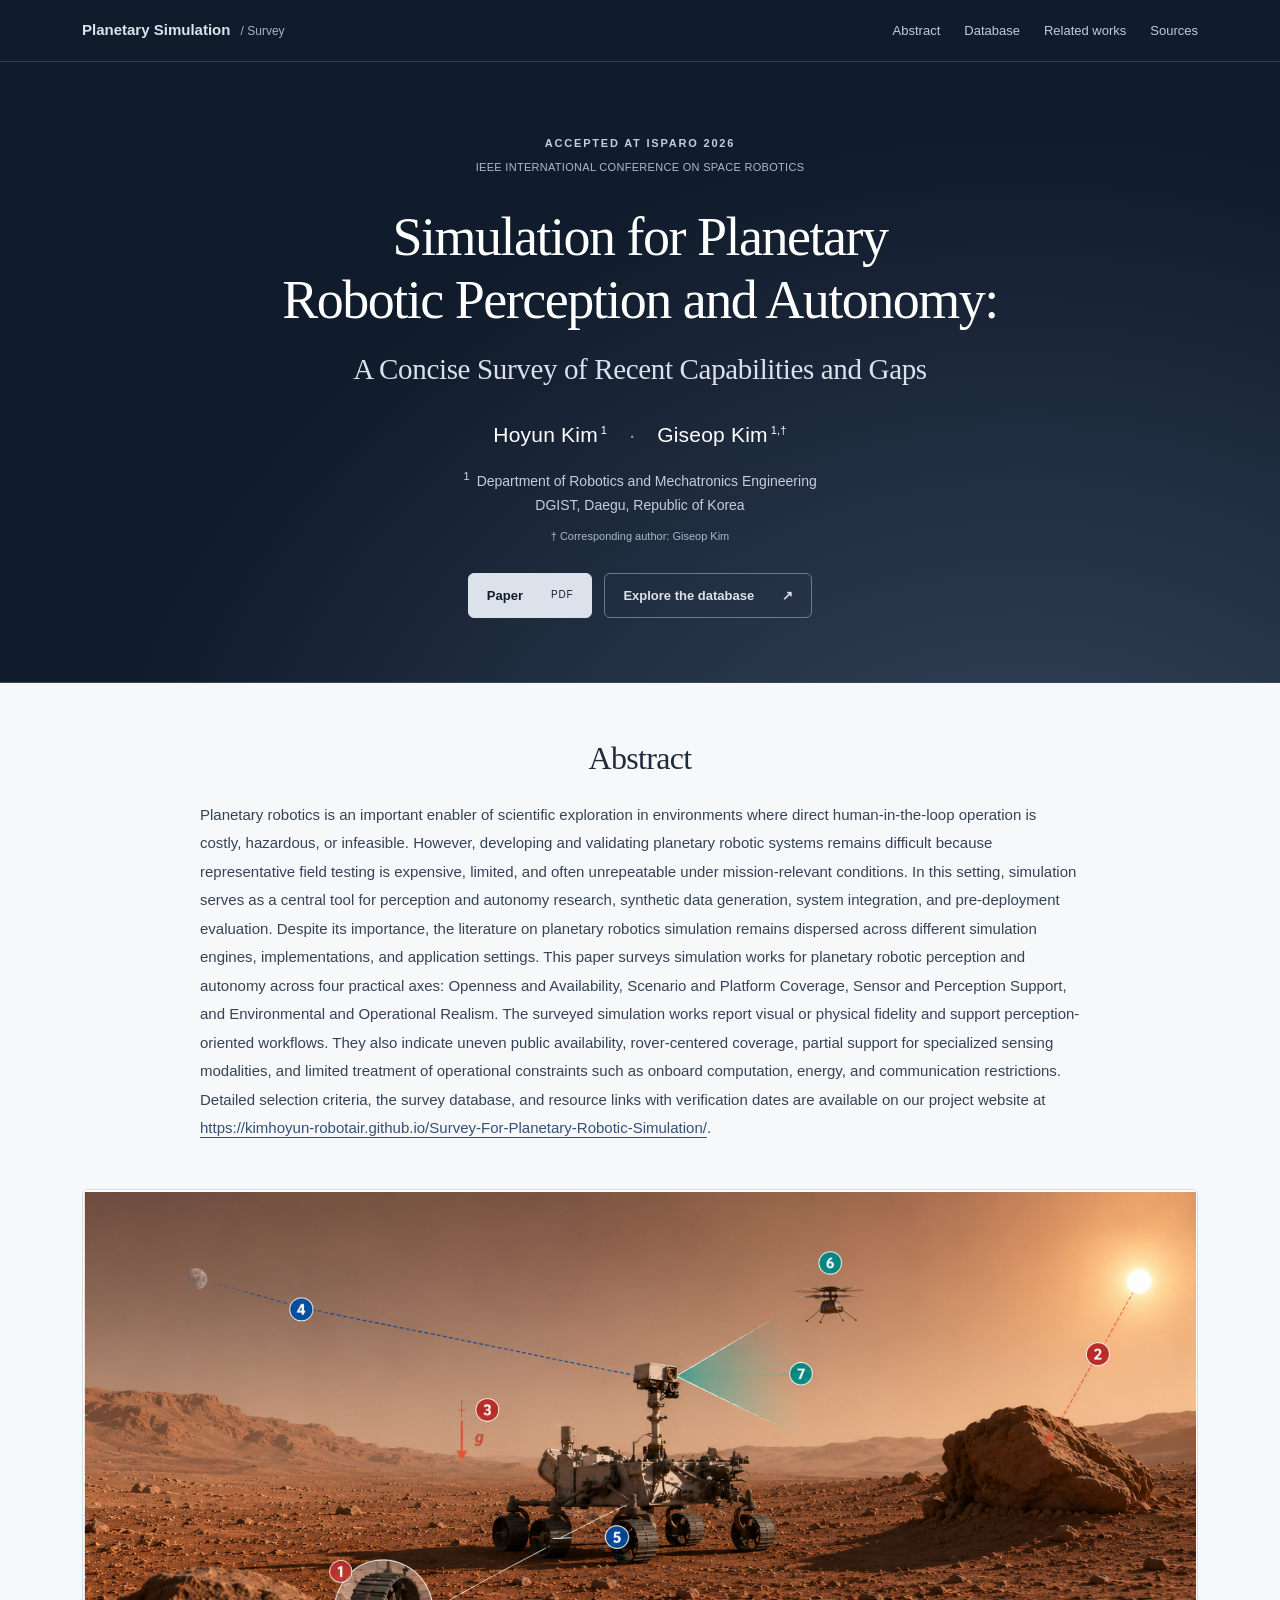
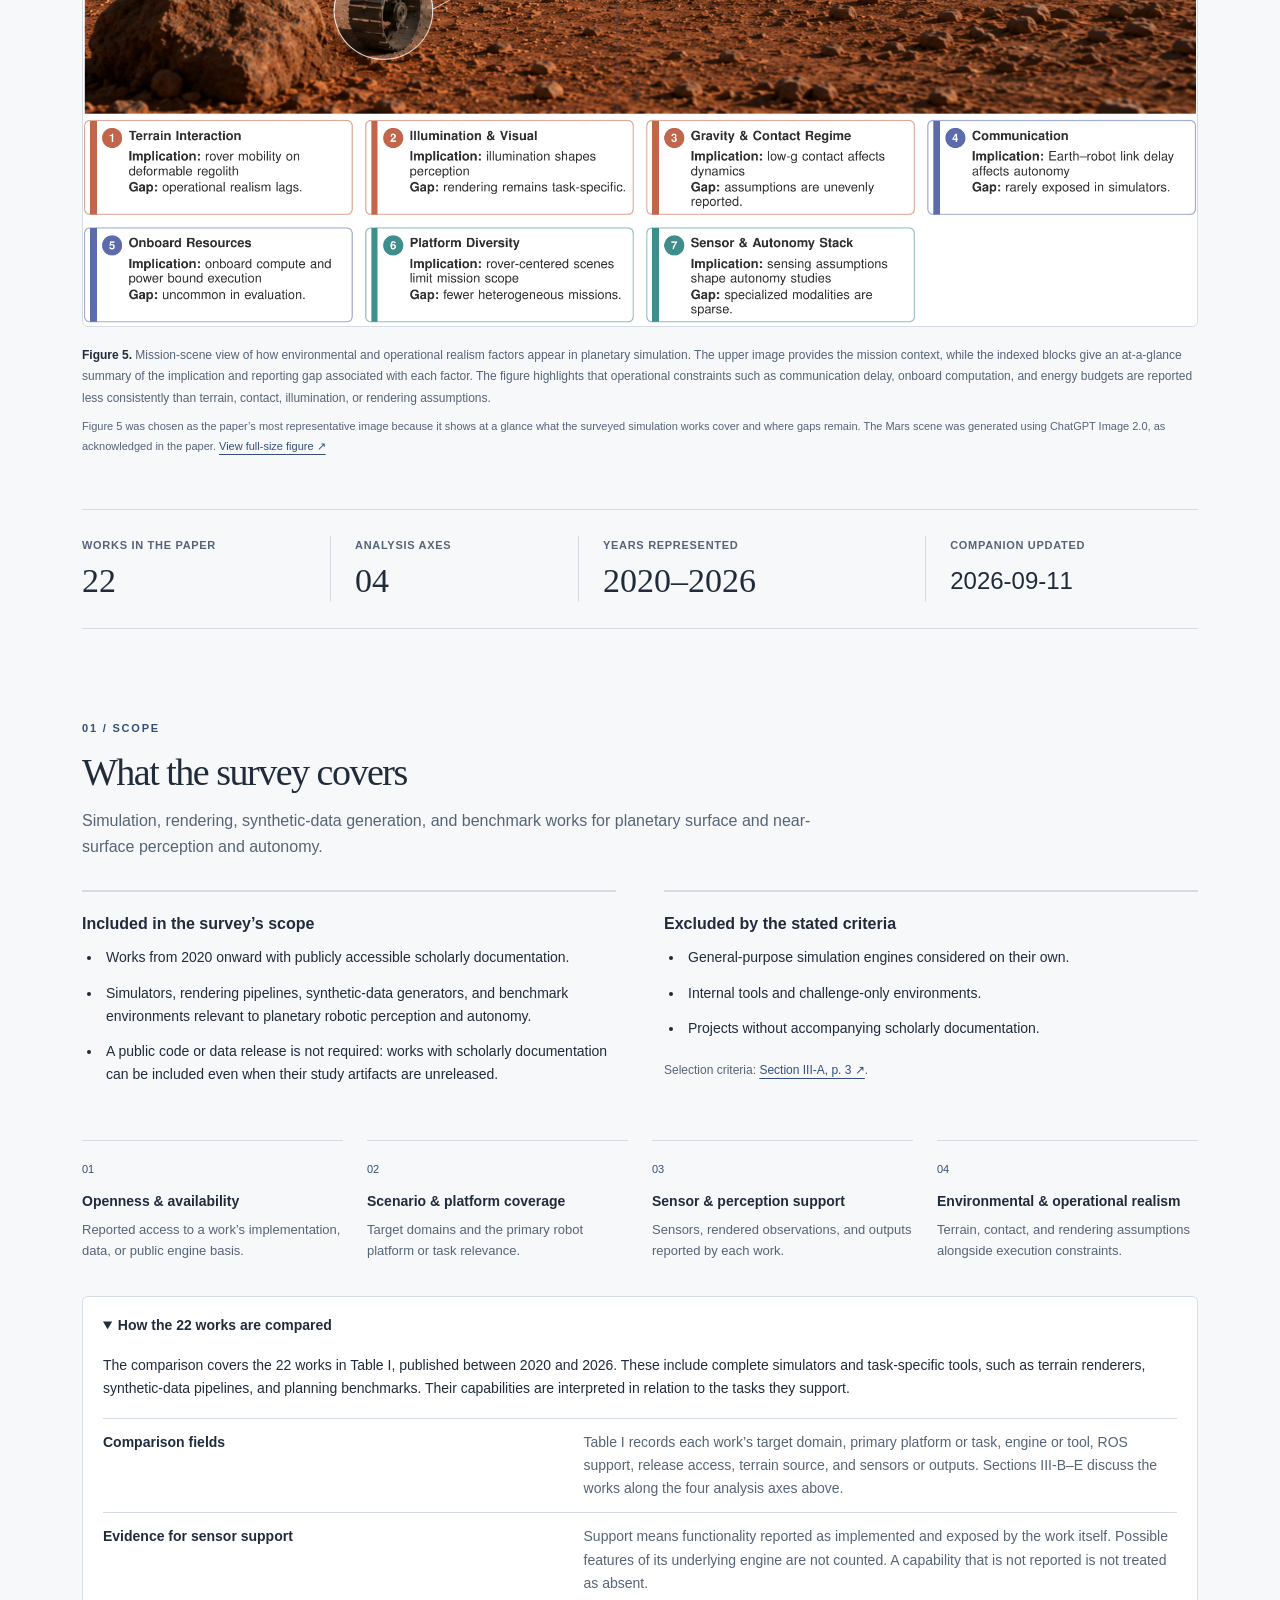
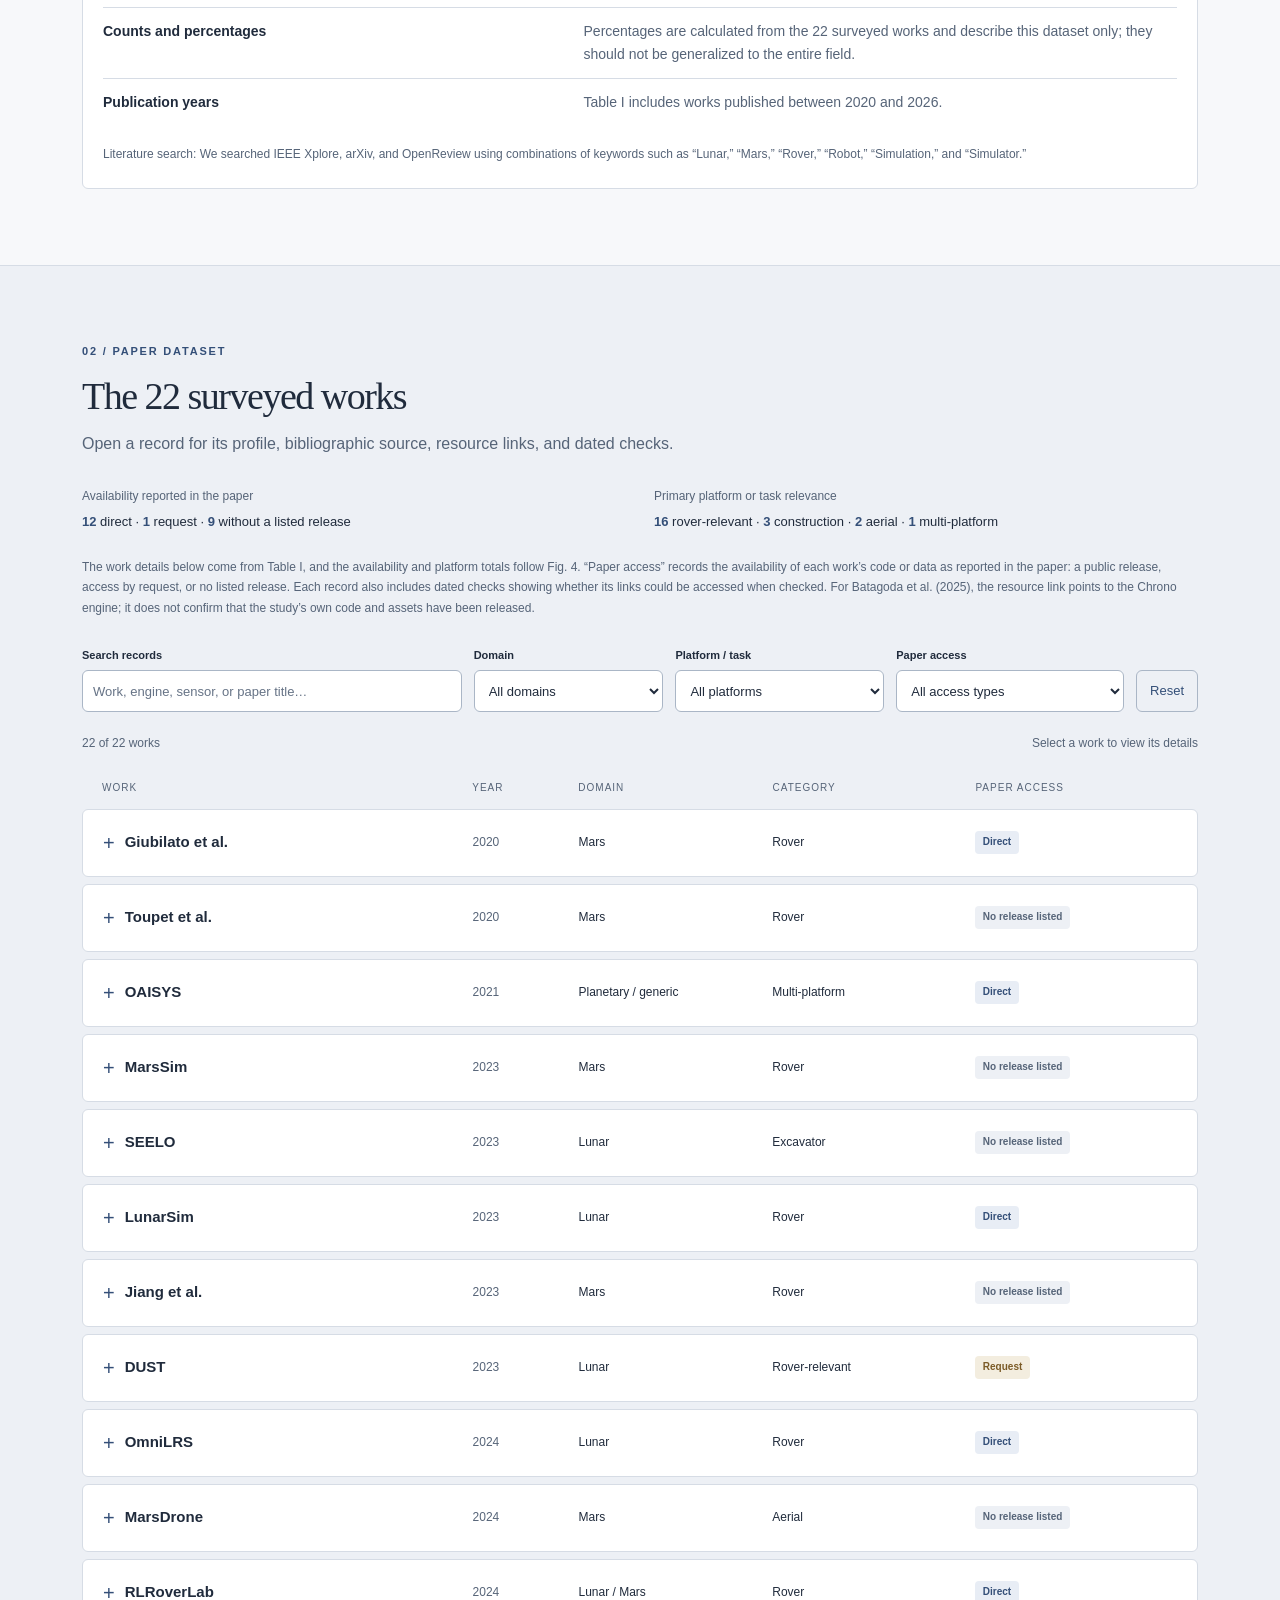
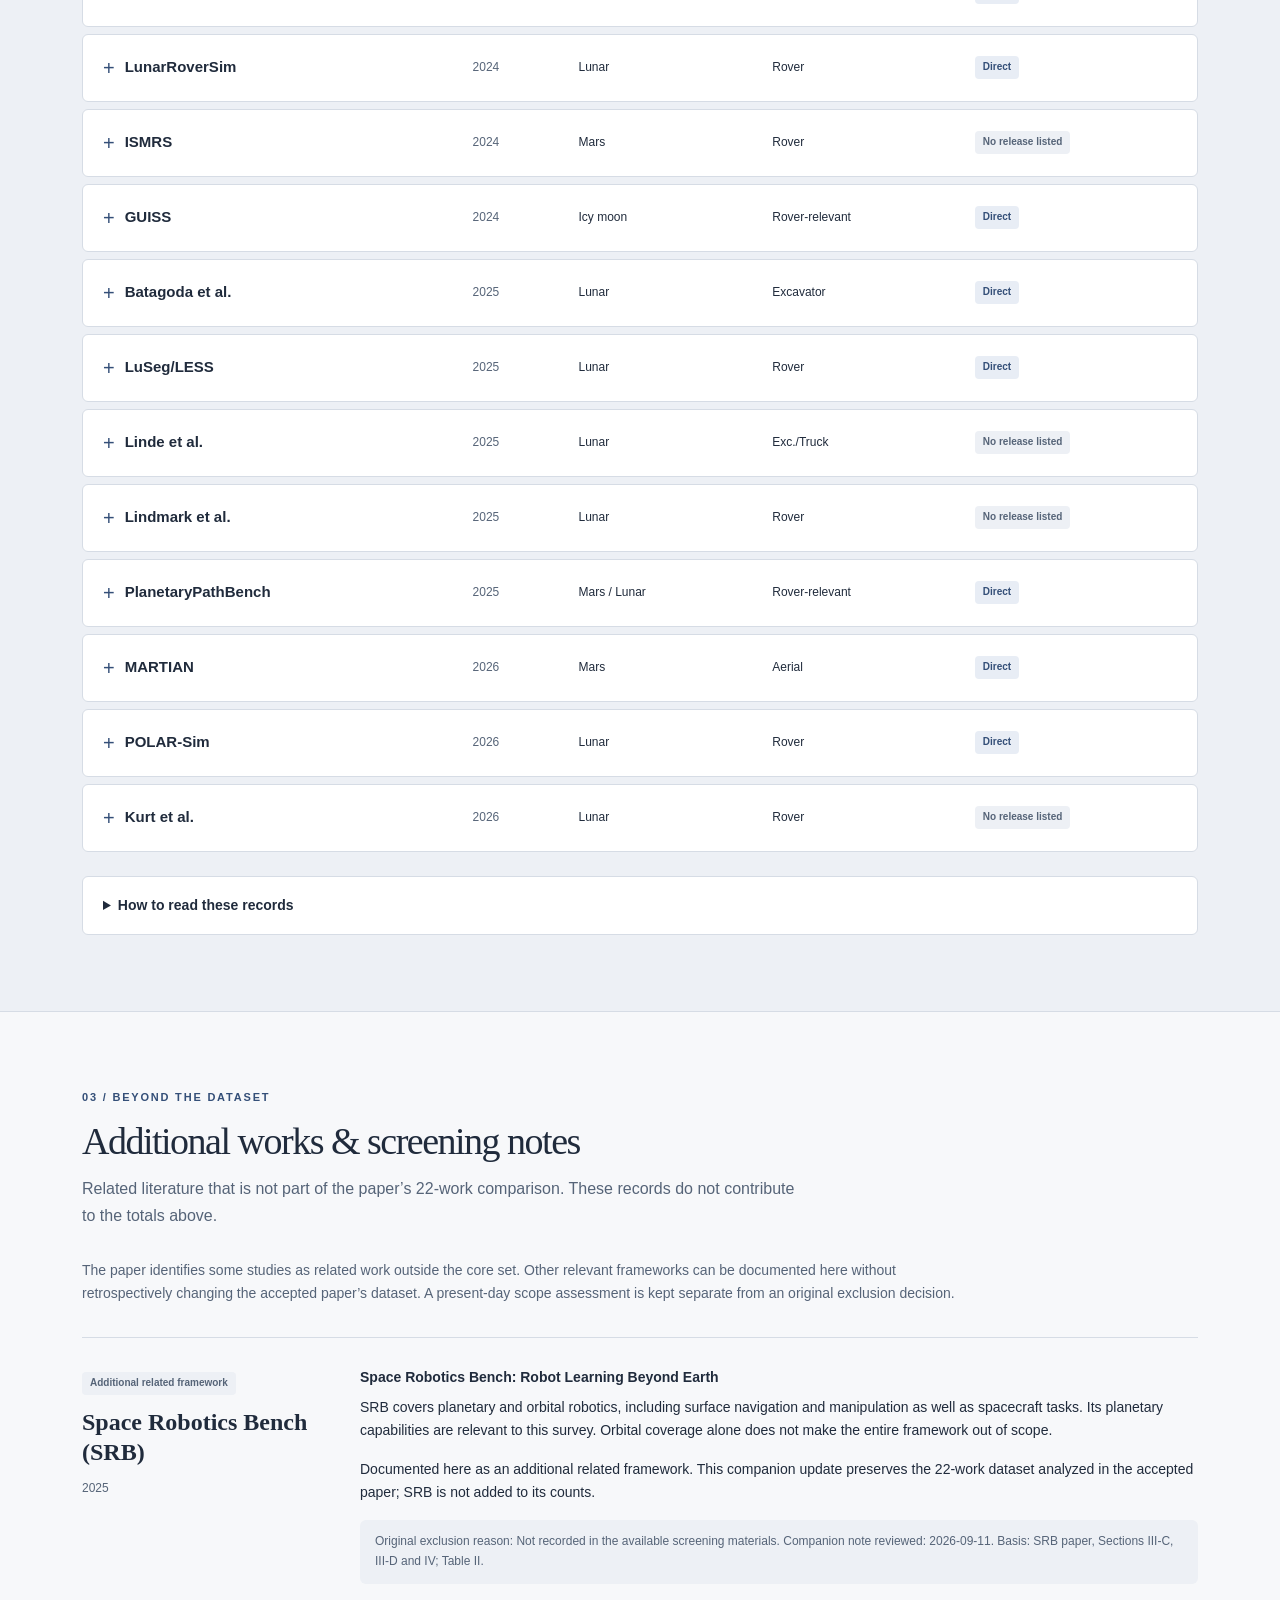
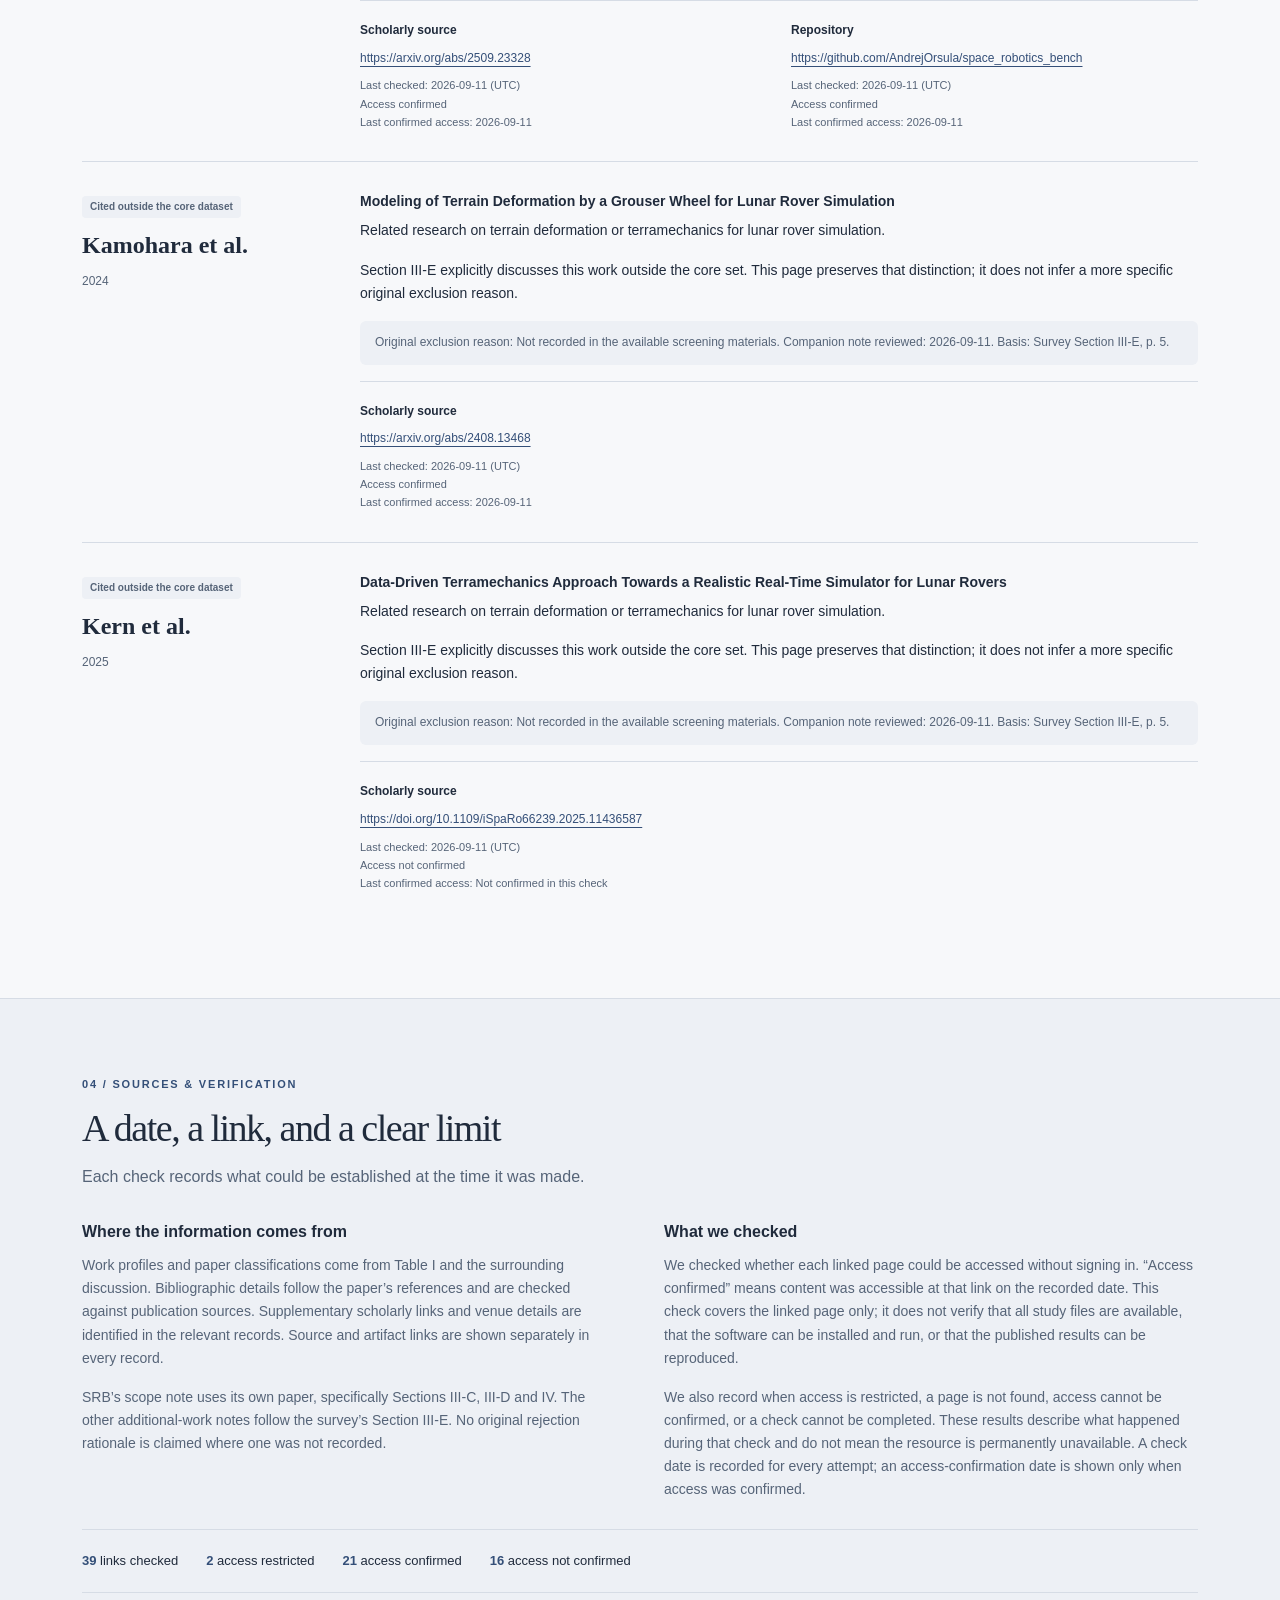
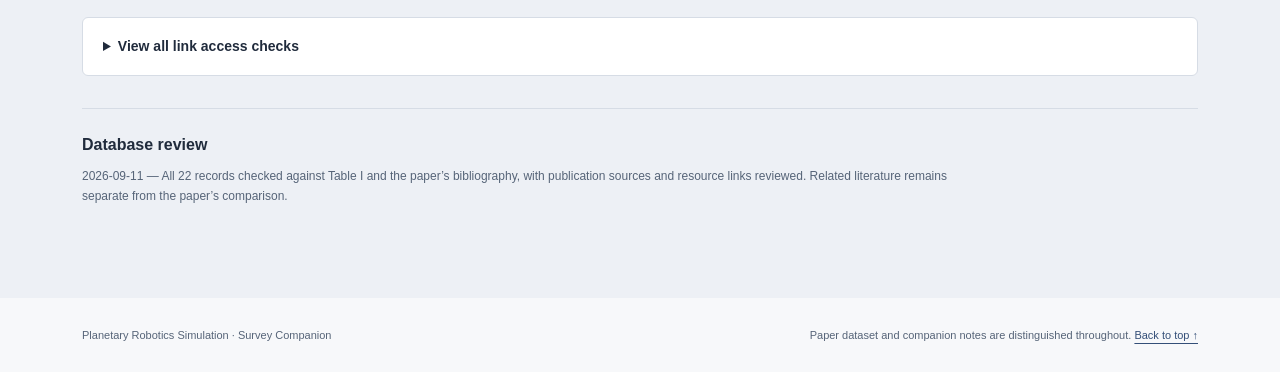
<file: index.html>
<!doctype html>
<html lang="en">
<head>
  <meta charset="utf-8">
  <meta name="viewport" content="width=device-width, initial-scale=1">
  <meta name="description" content="An iSpaRo 2026 paper by Hoyun Kim and Giseop Kim. Explore 22 simulation works for planetary robotic perception and autonomy, their capabilities, resources, and research gaps.">
  <meta name="color-scheme" content="light">
  <meta name="theme-color" content="#101b2b">
  <title>Simulation for Planetary Robotic Perception and Autonomy: A Concise Survey of Recent Capabilities and Gaps</title>
  <link rel="icon" href="./assets/favicon.svg" type="image/svg+xml">
  <link rel="stylesheet" href="./style.css">
  <script src="./app.js" defer></script>
</head>
<body>
  <a class="skip-link" href="#main">Skip to content</a>
  <header class="site-header">
    <a class="wordmark" href="#overview">Planetary Simulation <span class="wordmark-note">/ Survey</span></a>
    <nav aria-label="Main navigation"><a href="#abstract">Abstract</a><a href="#database">Database</a><a href="#screening">Related works</a><a href="#verification">Sources</a></nav>
  </header>
  <main id="main">
    <section class="hero" id="overview" aria-labelledby="page-title"><div class="section-shell hero-content">
      <p class="eyebrow">Accepted at iSpaRo 2026 <span class="conference-name">IEEE International Conference on Space Robotics</span></p>
      <h1 id="page-title">Simulation for Planetary<br class="desktop-break"> Robotic Perception and Autonomy: <span class="title-subtitle">A Concise Survey of Recent Capabilities and Gaps</span></h1>
      <p class="authors">Hoyun Kim<sup>1</sup><span class="author-separator" aria-hidden="true">·</span>Giseop Kim<sup>1,†</sup></p>
      <p class="affiliation"><sup>1</sup> Department of Robotics and Mechatronics Engineering<br>DGIST, Daegu, Republic of Korea</p>
      <p class="corresponding-author">† Corresponding author: Giseop Kim</p>
      <div class="hero-actions"><a class="button primary" href="./SurveyForPlanetaryRoboticSimulation.pdf" target="_blank" rel="noopener">Paper <span class="button-detail">PDF</span></a><a class="button secondary" href="#database">Explore the database <span aria-hidden="true">↗</span></a></div>
    </div></section>
    <section class="section-shell paper-introduction" aria-labelledby="abstract-title">
      <div class="abstract" id="abstract">
        <h2 id="abstract-title">Abstract</h2>
        <p>Planetary robotics is an important enabler of scientific exploration in environments where direct human-in-the-loop operation is costly, hazardous, or infeasible. However, developing and validating planetary robotic systems remains difficult because representative field testing is expensive, limited, and often unrepeatable under mission-relevant conditions. In this setting, simulation serves as a central tool for perception and autonomy research, synthetic data generation, system integration, and pre-deployment evaluation. Despite its importance, the literature on planetary robotics simulation remains dispersed across different simulation engines, implementations, and application settings. This paper surveys simulation works for planetary robotic perception and autonomy across four practical axes: Openness and Availability, Scenario and Platform Coverage, Sensor and Perception Support, and Environmental and Operational Realism. The surveyed simulation works report visual or physical fidelity and support perception-oriented workflows. They also indicate uneven public availability, rover-centered coverage, partial support for specialized sensing modalities, and limited treatment of operational constraints such as onboard computation, energy, and communication restrictions. Detailed selection criteria, the survey database, and resource links with verification dates are available on our project website at <a href="https://kimhoyun-robotair.github.io/Survey-For-Planetary-Robotic-Simulation/">https://kimhoyun-robotair.github.io/Survey-For-Planetary-Robotic-Simulation/</a>.</p>
      </div>
      <figure class="featured-figure" id="figure-5">
        <a class="figure-link" href="./assets/figure-5.png" target="_blank" rel="noopener" aria-label="View Figure 5 at full resolution (opens in a new tab)"><img src="./assets/figure-5.png" width="2020" height="1334" alt="Figure 5. A Mars mission scene with a rover and aerial robot, annotated with seven factors: terrain interaction, illumination and visual conditions, gravity and contact regime, communication, onboard resources, platform diversity, and the sensor and autonomy stack. Seven explanation blocks below the scene pair each factor with its implication and reporting gap."></a>
        <figcaption><p><strong>Figure 5.</strong> Mission-scene view of how environmental and operational realism factors appear in planetary simulation. The upper image provides the mission context, while the indexed blocks give an at-a-glance summary of the implication and reporting gap associated with each factor. The figure highlights that operational constraints such as communication delay, onboard computation, and energy budgets are reported less consistently than terrain, contact, illumination, or rendering assumptions.</p><p class="figure-credit">Figure 5 was chosen as the paper’s most representative image because it shows at a glance what the surveyed simulation works cover and where gaps remain. The Mars scene was generated using ChatGPT Image 2.0, as acknowledged in the paper. <a href="./assets/figure-5.png" target="_blank" rel="noopener">View full-size figure ↗</a></p></figcaption>
      </figure>
      <dl class="stat-strip"><div><dt>Works in the paper</dt><dd>22</dd></div><div><dt>Analysis axes</dt><dd>04</dd></div><div><dt>Years represented</dt><dd>2020–2026</dd></div><div><dt>Companion updated</dt><dd class="date">2026-09-11</dd></div></dl>
    </section>
    <section class="section-shell" id="scope" aria-labelledby="scope-title">
      <div class="section-heading"><span class="section-number">01 / Scope</span><h2 id="scope-title">What the survey covers</h2><p>Simulation, rendering, synthetic-data generation, and benchmark works for planetary surface and near-surface perception and autonomy.</p></div>
      <div class="scope-grid">
        <div><h3>Included in the survey’s scope</h3><ul class="plain-list"><li>Works from 2020 onward with publicly accessible scholarly documentation.</li><li>Simulators, rendering pipelines, synthetic-data generators, and benchmark environments relevant to planetary robotic perception and autonomy.</li><li>A public code or data release is not required: works with scholarly documentation can be included even when their study artifacts are unreleased.</li></ul></div>
        <div><h3>Excluded by the stated criteria</h3><ul class="plain-list"><li>General-purpose simulation engines considered on their own.</li><li>Internal tools and challenge-only environments.</li><li>Projects without accompanying scholarly documentation.</li></ul><p class="caption">Selection criteria: <a href="./SurveyForPlanetaryRoboticSimulation.pdf#page=3" target="_blank" rel="noopener">Section III-A, p. 3 ↗</a>.</p></div>
      </div>
      <div class="axes" aria-label="The four analysis axes">
        <article><span>01</span><h3>Openness &amp; availability</h3><p>Reported access to a work’s implementation, data, or public engine basis.</p></article>
        <article><span>02</span><h3>Scenario &amp; platform coverage</h3><p>Target domains and the primary robot platform or task relevance.</p></article>
        <article><span>03</span><h3>Sensor &amp; perception support</h3><p>Sensors, rendered observations, and outputs reported by each work.</p></article>
        <article><span>04</span><h3>Environmental &amp; operational realism</h3><p>Terrain, contact, and rendering assumptions alongside execution constraints.</p></article>
      </div>
      <details class="method-note" open><summary>How the 22 works are compared</summary><div class="note-content">
        <p>The comparison covers the 22 works in Table I, published between 2020 and 2026. These include complete simulators and task-specific tools, such as terrain renderers, synthetic-data pipelines, and planning benchmarks. Their capabilities are interpreted in relation to the tasks they support.</p>
        <dl class="method-fields">
          <div><dt>Comparison fields</dt><dd>Table I records each work’s target domain, primary platform or task, engine or tool, ROS support, release access, terrain source, and sensors or outputs. Sections III-B–E discuss the works along the four analysis axes above.</dd></div>
          <div><dt>Evidence for sensor support</dt><dd>Support means functionality reported as implemented and exposed by the work itself. Possible features of its underlying engine are not counted. A capability that is not reported is not treated as absent.</dd></div>
          <div><dt>Counts and percentages</dt><dd>Percentages are calculated from the 22 surveyed works and describe this dataset only; they should not be generalized to the entire field.</dd></div>
          <div><dt>Publication years</dt><dd>Table I includes works published between 2020 and 2026.</dd></div>
        </dl>
        <p class="caption">Literature search: We searched IEEE Xplore, arXiv, and OpenReview using combinations of keywords such as “Lunar,” “Mars,” “Rover,” “Robot,” “Simulation,” and “Simulator.”</p>
      </div></details>
    </section>
    <section class="database-section" id="database" aria-labelledby="database-title"><div class="section-shell">
      <div class="section-heading"><span class="section-number">02 / Paper dataset</span><h2 id="database-title">The 22 surveyed works</h2><p>Open a record for its profile, bibliographic source, resource links, and dated checks.</p></div>
      <div class="dataset-summary"><div><h3>Availability reported in the paper</h3><p><strong>12</strong> direct · <strong>1</strong> request · <strong>9</strong> without a listed release</p></div><div><h3>Primary platform or task relevance</h3><p><strong>16</strong> rover-relevant · <strong>3</strong> construction · <strong>2</strong> aerial · <strong>1</strong> multi-platform</p></div></div>
      <p class="caption">The work details below come from Table I, and the availability and platform totals follow Fig. 4. “Paper access” records the availability of each work’s code or data as reported in the paper: a public release, access by request, or no listed release. Each record also includes dated checks showing whether its links could be accessed when checked. For Batagoda et al. (2025), the resource link points to the Chrono engine; it does not confirm that the study’s own code and assets have been released.</p>
      <form id="filters" class="filter-bar" role="search" hidden>
        <div class="search-field"><label for="search">Search records</label><input id="search" type="search" placeholder="Work, engine, sensor, or paper title…" autocomplete="off"></div>
        <div><label for="domain">Domain</label><select id="domain"><option value="">All domains</option><option>Lunar</option><option>Mars</option><option>Cross-domain</option><option>Icy moon</option></select></div>
        <div><label for="platform">Platform / task</label><select id="platform"><option value="">All platforms</option><option value="Rover-relevant">Rover-relevant</option><option>Construction</option><option>Aerial</option><option>Multi-platform</option></select></div>
        <div><label for="access">Paper access</label><select id="access"><option value="">All access types</option><option>Direct</option><option>Request</option><option>No release listed</option></select></div>
        <button class="reset-button" type="reset">Reset</button>
      </form>
      <div class="database-toolbar"><p id="record-count" role="status" aria-live="polite">22 of 22 works</p><p>Select a work to view its details</p></div>
      <div class="record-head" aria-hidden="true"><span>Work</span><span>Year</span><span>Domain</span><span>Category</span><span>Paper access</span></div>
      <div id="records"><details class="record" id="work-Giubilato2020" data-search="giubilato et al. 2020 mars rover rover-relevant gazebo r1 real st cam, 3d lidar, imu simulation framework for mobile robots in planetary-like environments giubilato, riccardo and others" data-domain="Mars" data-platform="Rover-relevant" data-access="Direct"><summary><span class="record-name">Giubilato et al.</span><span class="record-year">2020</span><span class="record-domain">Mars</span><span class="record-category">Rover</span><span class="badge badge-direct">Direct</span></summary><div class="record-body"><h3 class="record-title">Simulation Framework for Mobile Robots in Planetary-Like Environments</h3><p class="reference-line">Giubilato, Riccardo et al. · 2020 IEEE 7th International Workshop on Metrology for AeroSpace (MetroAeroSpace) · 2020</p><dl class="profile-fields"><div><dt>Reported category</dt><dd>Rover</dd></div><div><dt>Engine / tool</dt><dd>Gazebo</dd></div><div><dt>ROS support</dt><dd>R1</dd></div><div><dt>Terrain source</dt><dd>Real</dd></div><div><dt>Sensors / outputs</dt><dd>St Cam, 3D LiDAR, IMU</dd></div><div><dt>Paper reference</dt><dd>[23] · Table I, p. 4</dd></div></dl><div class="resource-grid"><div class="resource-block"><h4>Scholarly source</h4><a class="resource-url" href="https://doi.org/10.1109/MetroAeroSpace48742.2020.9160154">https://doi.org/10.1109/MetroAeroSpace48742.2020.9160154</a><p class="check-meta">Last checked: <time datetime="2026-09-11">2026-09-11</time> (UTC)<br>Access not confirmed<br>Last confirmed access: Not confirmed in this check</p></div><div class="resource-block"><h4>Repository</h4><a class="resource-url" href="https://github.com/MorpheusPD/MarsSim">https://github.com/MorpheusPD/MarsSim</a><p class="check-meta">Last checked: <time datetime="2026-09-11">2026-09-11</time> (UTC)<br>Access confirmed<br>Last confirmed access: 2026-09-11</p></div></div><p class="evidence-line">Evidence: Survey Table I, p. 4; bibliography reference [23]. Capabilities are transcribed from the survey, not independently benchmarked.</p></div></details>
<details class="record" id="work-Toupet2020ENavSim" data-search="toupet et al. 2020 mars rover rover-relevant ros-based r1 simulated st cam, rover state a ros-based simulator for testing the enhanced autonomous navigation of the mars 2020 rover toupet, olivier and others" data-domain="Mars" data-platform="Rover-relevant" data-access="No release listed"><summary><span class="record-name">Toupet et al.</span><span class="record-year">2020</span><span class="record-domain">Mars</span><span class="record-category">Rover</span><span class="badge ">No release listed</span></summary><div class="record-body"><h3 class="record-title">A ROS-based Simulator for Testing the Enhanced Autonomous Navigation of the Mars 2020 Rover</h3><p class="reference-line">Toupet, Olivier et al. · 2020 IEEE Aerospace Conference · 2020</p><dl class="profile-fields"><div><dt>Reported category</dt><dd>Rover</dd></div><div><dt>Engine / tool</dt><dd>ROS-based</dd></div><div><dt>ROS support</dt><dd>R1</dd></div><div><dt>Terrain source</dt><dd>Simulated</dd></div><div><dt>Sensors / outputs</dt><dd>St Cam, rover state</dd></div><div><dt>Paper reference</dt><dd>[27] · Table I, p. 4</dd></div></dl><div class="resource-grid"><div class="resource-block"><h4>Scholarly source</h4><a class="resource-url" href="https://doi.org/10.1109/AERO47225.2020.9172345">https://doi.org/10.1109/AERO47225.2020.9172345</a><p class="check-meta">Last checked: <time datetime="2026-09-11">2026-09-11</time> (UTC)<br>Access not confirmed<br>Last confirmed access: Not confirmed in this check</p></div><div class="resource-block"><h4>Study artifact</h4><p class="check-meta">No link recorded in the paper.</p></div></div><p class="evidence-line">Evidence: Survey Table I, p. 4; bibliography reference [27]. Capabilities are transcribed from the survey, not independently benchmarked.</p></div></details>
<details class="record" id="work-Mueller2021" data-search="oaisys 2021 planetary / generic multi-platform multi-platform blender synthetic rgb-d (extensible) a photorealistic terrain simulation pipeline for unstructured outdoor environments müller, m. g. and others" data-domain="Cross-domain" data-platform="Multi-platform" data-access="Direct"><summary><span class="record-name">OAISYS</span><span class="record-year">2021</span><span class="record-domain">Planetary / generic</span><span class="record-category">Multi-platform</span><span class="badge badge-direct">Direct</span></summary><div class="record-body"><h3 class="record-title">A Photorealistic Terrain Simulation Pipeline for Unstructured Outdoor Environments</h3><p class="reference-line">Müller, M. G. et al. · 2021 IEEE/RSJ International Conference on Intelligent Robots and Systems (IROS) · 2021</p><dl class="profile-fields"><div><dt>Reported category</dt><dd>Multi-platform</dd></div><div><dt>Engine / tool</dt><dd>Blender</dd></div><div><dt>ROS support</dt><dd>Not reported</dd></div><div><dt>Terrain source</dt><dd>Synthetic</dd></div><div><dt>Sensors / outputs</dt><dd>RGB-D (extensible)</dd></div><div><dt>Paper reference</dt><dd>[8] · Table I, p. 4</dd></div></dl><div class="resource-grid"><div class="resource-block"><h4>Scholarly source</h4><a class="resource-url" href="https://doi.org/10.1109/IROS51168.2021.9636644">https://doi.org/10.1109/IROS51168.2021.9636644</a><p class="check-meta">Last checked: <time datetime="2026-09-11">2026-09-11</time> (UTC)<br>Access not confirmed<br>Last confirmed access: Not confirmed in this check</p></div><div class="resource-block"><h4>Repository</h4><a class="resource-url" href="https://github.com/DLR-RM/oaisys">https://github.com/DLR-RM/oaisys</a><p class="check-meta">Last checked: <time datetime="2026-09-11">2026-09-11</time> (UTC)<br>Access confirmed<br>Last confirmed access: 2026-09-11</p></div></div><p class="evidence-line">Evidence: Survey Table I, p. 4; bibliography reference [8]. Capabilities are transcribed from the survey, not independently benchmarked.</p></div></details>
<details class="record" id="work-MarsSim2023" data-search="marssim 2023 mars rover rover-relevant gazebo r1 real mastcam marssim: a high-fidelity physical and visual simulation for mars rovers zhou, ruyi and others" data-domain="Mars" data-platform="Rover-relevant" data-access="No release listed"><summary><span class="record-name">MarsSim</span><span class="record-year">2023</span><span class="record-domain">Mars</span><span class="record-category">Rover</span><span class="badge ">No release listed</span></summary><div class="record-body"><h3 class="record-title">MarsSim: A High-Fidelity Physical and Visual Simulation for Mars Rovers</h3><p class="reference-line">Zhou, Ruyi et al. · IEEE Transactions on Aerospace and Electronic Systems · 2023</p><dl class="profile-fields"><div><dt>Reported category</dt><dd>Rover</dd></div><div><dt>Engine / tool</dt><dd>Gazebo</dd></div><div><dt>ROS support</dt><dd>R1</dd></div><div><dt>Terrain source</dt><dd>Real</dd></div><div><dt>Sensors / outputs</dt><dd>Mastcam</dd></div><div><dt>Paper reference</dt><dd>[24] · Table I, p. 4</dd></div></dl><div class="resource-grid"><div class="resource-block"><h4>Scholarly source</h4><a class="resource-url" href="https://doi.org/10.1109/TAES.2022.3207705">https://doi.org/10.1109/TAES.2022.3207705</a><p class="check-meta">Last checked: <time datetime="2026-09-11">2026-09-11</time> (UTC)<br>Access not confirmed<br>Last confirmed access: Not confirmed in this check</p></div><div class="resource-block"><h4>Study artifact</h4><p class="check-meta">No link recorded in the paper.</p></div></div><p class="record-note">The year follows Table I and the survey’s bibliography (2023). The DOI registry currently lists 2022.</p><p class="evidence-line">Evidence: Survey Table I, p. 4; bibliography reference [24]. Capabilities are transcribed from the survey, not independently benchmarked.</p></div></details>
<details class="record" id="work-Cloud2023" data-search="seelo 2023 lunar excavator construction unity real vision, imu lunar excavator mission operations using dynamic movement primitives cloud, joseph m. and others" data-domain="Lunar" data-platform="Construction" data-access="No release listed"><summary><span class="record-name">SEELO</span><span class="record-year">2023</span><span class="record-domain">Lunar</span><span class="record-category">Excavator</span><span class="badge ">No release listed</span></summary><div class="record-body"><h3 class="record-title">Lunar Excavator Mission Operations Using Dynamic Movement Primitives</h3><p class="reference-line">Cloud, Joseph M. et al. · 2023 IEEE/RSJ International Conference on Intelligent Robots and Systems (IROS) · 2023</p><dl class="profile-fields"><div><dt>Reported category</dt><dd>Excavator</dd></div><div><dt>Engine / tool</dt><dd>Unity</dd></div><div><dt>ROS support</dt><dd>Not reported</dd></div><div><dt>Terrain source</dt><dd>Real</dd></div><div><dt>Sensors / outputs</dt><dd>Vision, IMU</dd></div><div><dt>Paper reference</dt><dd>[10] · Table I, p. 4</dd></div></dl><div class="resource-grid"><div class="resource-block"><h4>Scholarly source</h4><a class="resource-url" href="https://doi.org/10.1109/IROS55552.2023.10342005">https://doi.org/10.1109/IROS55552.2023.10342005</a><p class="check-meta">Last checked: <time datetime="2026-09-11">2026-09-11</time> (UTC)<br>Access not confirmed<br>Last confirmed access: Not confirmed in this check</p></div><div class="resource-block"><h4>Study artifact</h4><p class="check-meta">No link recorded in the paper.</p></div></div><p class="evidence-line">Evidence: Survey Table I, p. 4; bibliography reference [10]. Capabilities are transcribed from the survey, not independently benchmarked.</p></div></details>
<details class="record" id="work-LunarSim2023" data-search="lunarsim 2023 lunar rover rover-relevant unity r2 synthetic rgb-d, imu lunarsim: lunar rover simulator focused on high visual fidelity and ros 2 integration for advanced computer vision algorithm development pieczyński, dominik and others" data-domain="Lunar" data-platform="Rover-relevant" data-access="Direct"><summary><span class="record-name">LunarSim</span><span class="record-year">2023</span><span class="record-domain">Lunar</span><span class="record-category">Rover</span><span class="badge badge-direct">Direct</span></summary><div class="record-body"><h3 class="record-title">LunarSim: Lunar Rover Simulator Focused on High Visual Fidelity and ROS 2 Integration for Advanced Computer Vision Algorithm Development</h3><p class="reference-line">Pieczyński, Dominik et al. · Applied Sciences · 2023</p><dl class="profile-fields"><div><dt>Reported category</dt><dd>Rover</dd></div><div><dt>Engine / tool</dt><dd>Unity</dd></div><div><dt>ROS support</dt><dd>R2</dd></div><div><dt>Terrain source</dt><dd>Synthetic</dd></div><div><dt>Sensors / outputs</dt><dd>RGB-D, IMU</dd></div><div><dt>Paper reference</dt><dd>[13] · Table I, p. 4</dd></div></dl><div class="resource-grid"><div class="resource-block"><h4>Scholarly source</h4><a class="resource-url" href="https://doi.org/10.3390/app132212401">https://doi.org/10.3390/app132212401</a><p class="check-meta">Last checked: <time datetime="2026-09-11">2026-09-11</time> (UTC)<br>Access restricted<br>Last confirmed access: Not confirmed in this check</p></div><div class="resource-block"><h4>Repository</h4><a class="resource-url" href="https://github.com/PUTvision/LunarSim">https://github.com/PUTvision/LunarSim</a><p class="check-meta">Last checked: <time datetime="2026-09-11">2026-09-11</time> (UTC)<br>Access confirmed<br>Last confirmed access: 2026-09-11</p></div></div><p class="evidence-line">Evidence: Survey Table I, p. 4; bibliography reference [13]. Capabilities are transcribed from the survey, not independently benchmarked.</p></div></details>
<details class="record" id="work-Yunn2023" data-search="jiang et al. 2023 mars rover rover-relevant blender synthetic rgb-d + sem a mars multi-terrain simulator using a modular terrain construction framework jiang, yun and others" data-domain="Mars" data-platform="Rover-relevant" data-access="No release listed"><summary><span class="record-name">Jiang et al.</span><span class="record-year">2023</span><span class="record-domain">Mars</span><span class="record-category">Rover</span><span class="badge ">No release listed</span></summary><div class="record-body"><h3 class="record-title">A Mars Multi-terrain Simulator Using a Modular Terrain Construction Framework</h3><p class="reference-line">Jiang, Yun et al. · 2023 IEEE 2nd Industrial Electronics Society Annual On-Line Conference (ONCON) · 2023</p><dl class="profile-fields"><div><dt>Reported category</dt><dd>Rover</dd></div><div><dt>Engine / tool</dt><dd>Blender</dd></div><div><dt>ROS support</dt><dd>Not reported</dd></div><div><dt>Terrain source</dt><dd>Synthetic</dd></div><div><dt>Sensors / outputs</dt><dd>RGB-D + Sem</dd></div><div><dt>Paper reference</dt><dd>[28] · Table I, p. 4</dd></div></dl><div class="resource-grid"><div class="resource-block"><h4>Scholarly source</h4><a class="resource-url" href="https://doi.org/10.1109/ONCON60463.2023.10431105">https://doi.org/10.1109/ONCON60463.2023.10431105</a><p class="check-meta">Last checked: <time datetime="2026-09-11">2026-09-11</time> (UTC)<br>Access not confirmed<br>Last confirmed access: Not confirmed in this check</p></div><div class="resource-block"><h4>Study artifact</h4><p class="check-meta">No link recorded in the paper.</p></div></div><p class="evidence-line">Evidence: Survey Table I, p. 4; bibliography reference [28]. Capabilities are transcribed from the survey, not independently benchmarked.</p></div></details>
<details class="record" id="work-DUST2023" data-search="dust 2023 lunar rover-relevant rover-relevant unreal engine real/dem rendered terrain views digital lunar exploration sites unreal simulation tool (dust) bingham, lee and others" data-domain="Lunar" data-platform="Rover-relevant" data-access="Request"><summary><span class="record-name">DUST</span><span class="record-year">2023</span><span class="record-domain">Lunar</span><span class="record-category">Rover-relevant</span><span class="badge badge-request">Request</span></summary><div class="record-body"><h3 class="record-title">Digital Lunar Exploration Sites Unreal Simulation Tool (DUST)</h3><p class="reference-line">Bingham, Lee et al. · 2023 IEEE Aerospace Conference · 2023</p><dl class="profile-fields"><div><dt>Reported category</dt><dd>Rover-relevant</dd></div><div><dt>Engine / tool</dt><dd>Unreal Engine</dd></div><div><dt>ROS support</dt><dd>Not reported</dd></div><div><dt>Terrain source</dt><dd>Real/DEM</dd></div><div><dt>Sensors / outputs</dt><dd>Rendered terrain views</dd></div><div><dt>Paper reference</dt><dd>[16] · Table I, p. 4</dd></div></dl><div class="resource-grid"><div class="resource-block"><h4>Scholarly source</h4><a class="resource-url" href="https://doi.org/10.1109/AERO55745.2023.10115607">https://doi.org/10.1109/AERO55745.2023.10115607</a><p class="check-meta">Last checked: <time datetime="2026-09-11">2026-09-11</time> (UTC)<br>Access not confirmed<br>Last confirmed access: Not confirmed in this check</p></div><div class="resource-block"><h4>Request portal</h4><a class="resource-url" href="https://software.nasa.gov/software/MSC-27522-1">https://software.nasa.gov/software/MSC-27522-1</a><p class="check-meta">Last checked: <time datetime="2026-09-11">2026-09-11</time> (UTC)<br>Access confirmed<br>Last confirmed access: 2026-09-11</p></div></div><p class="evidence-line">Evidence: Survey Table I, p. 4; bibliography reference [16]. Capabilities are transcribed from the survey, not independently benchmarked.</p></div></details>
<details class="record" id="work-Richard_2024" data-search="omnilrs 2024 lunar rover rover-relevant isaac sim r1/r2 real + proc. rgb-d, 2d/3d lidar, imu omnilrs: a photorealistic simulator for lunar robotics richard, antoine and others" data-domain="Lunar" data-platform="Rover-relevant" data-access="Direct"><summary><span class="record-name">OmniLRS</span><span class="record-year">2024</span><span class="record-domain">Lunar</span><span class="record-category">Rover</span><span class="badge badge-direct">Direct</span></summary><div class="record-body"><h3 class="record-title">OmniLRS: A Photorealistic Simulator for Lunar Robotics</h3><p class="reference-line">Richard, Antoine et al. · 2024 IEEE International Conference on Robotics and Automation (ICRA) · 2024</p><dl class="profile-fields"><div><dt>Reported category</dt><dd>Rover</dd></div><div><dt>Engine / tool</dt><dd>Isaac Sim</dd></div><div><dt>ROS support</dt><dd>R1/R2</dd></div><div><dt>Terrain source</dt><dd>Real + proc.</dd></div><div><dt>Sensors / outputs</dt><dd>RGB-D, 2D/3D LiDAR, IMU</dd></div><div><dt>Paper reference</dt><dd>[9] · Table I, p. 4</dd></div></dl><div class="resource-grid"><div class="resource-block"><h4>Scholarly source</h4><a class="resource-url" href="https://doi.org/10.1109/ICRA57147.2024.10610026">https://doi.org/10.1109/ICRA57147.2024.10610026</a><p class="check-meta">Last checked: <time datetime="2026-09-11">2026-09-11</time> (UTC)<br>Access not confirmed<br>Last confirmed access: Not confirmed in this check</p></div><div class="resource-block"><h4>Repository</h4><a class="resource-url" href="https://github.com/OmniLRS/OmniLRS">https://github.com/OmniLRS/OmniLRS</a><p class="check-meta">Last checked: <time datetime="2026-09-11">2026-09-11</time> (UTC)<br>Access confirmed<br>Last confirmed access: 2026-09-11</p></div></div><p class="evidence-line">Evidence: Survey Table I, p. 4; bibliography reference [9]. Capabilities are transcribed from the survey, not independently benchmarked.</p></div></details>
<details class="record" id="work-MarsDrone2024" data-search="marsdrone 2024 mars aerial aerial unreal engine real cam, alt, inc, imu marsdrone: a next-generation simulation system for mars unmanned aerial vehicles zhang, guoxing and li, qiuping" data-domain="Mars" data-platform="Aerial" data-access="No release listed"><summary><span class="record-name">MarsDrone</span><span class="record-year">2024</span><span class="record-domain">Mars</span><span class="record-category">Aerial</span><span class="badge ">No release listed</span></summary><div class="record-body"><h3 class="record-title">MarsDrone: A Next-Generation Simulation System for Mars Unmanned Aerial Vehicles</h3><p class="reference-line">Zhang, Guoxing and Li, Qiuping · 2024 IEEE Aerospace Conference · 2024</p><dl class="profile-fields"><div><dt>Reported category</dt><dd>Aerial</dd></div><div><dt>Engine / tool</dt><dd>Unreal Engine</dd></div><div><dt>ROS support</dt><dd>Not reported</dd></div><div><dt>Terrain source</dt><dd>Real</dd></div><div><dt>Sensors / outputs</dt><dd>Cam, Alt, Inc, IMU</dd></div><div><dt>Paper reference</dt><dd>[25] · Table I, p. 4</dd></div></dl><div class="resource-grid"><div class="resource-block"><h4>Scholarly source</h4><a class="resource-url" href="https://doi.org/10.1109/AERO58975.2024.10521330">https://doi.org/10.1109/AERO58975.2024.10521330</a><p class="check-meta">Last checked: <time datetime="2026-09-11">2026-09-11</time> (UTC)<br>Access not confirmed<br>Last confirmed access: Not confirmed in this check</p></div><div class="resource-block"><h4>Study artifact</h4><p class="check-meta">No link recorded in the paper.</p></div></div><p class="evidence-line">Evidence: Survey Table I, p. 4; bibliography reference [25]. Capabilities are transcribed from the survey, not independently benchmarked.</p></div></details>
<details class="record" id="work-RLRoverLAB2024" data-search="rlroverlab 2024 lunar / mars rover rover-relevant isaac sim synthetic rgb cam rlroverlab: an advanced reinforcement learning suite for planetary rover simulation and training mortensen, anton bjørndahl and bøgh, simon" data-domain="Cross-domain" data-platform="Rover-relevant" data-access="Direct"><summary><span class="record-name">RLRoverLab</span><span class="record-year">2024</span><span class="record-domain">Lunar / Mars</span><span class="record-category">Rover</span><span class="badge badge-direct">Direct</span></summary><div class="record-body"><h3 class="record-title">RLRoverLAB: An Advanced Reinforcement Learning Suite for Planetary Rover Simulation and Training</h3><p class="reference-line">Mortensen, Anton Bjørndahl and Bøgh, Simon · 2024 International Conference on Space Robotics (iSpaRo) · 2024</p><dl class="profile-fields"><div><dt>Reported category</dt><dd>Rover</dd></div><div><dt>Engine / tool</dt><dd>Isaac Sim</dd></div><div><dt>ROS support</dt><dd>Not reported</dd></div><div><dt>Terrain source</dt><dd>Synthetic</dd></div><div><dt>Sensors / outputs</dt><dd>RGB Cam</dd></div><div><dt>Paper reference</dt><dd>[20] · Table I, p. 4</dd></div></dl><div class="resource-grid"><div class="resource-block"><h4>Scholarly source</h4><a class="resource-url" href="https://doi.org/10.1109/iSpaRo60631.2024.10687686">https://doi.org/10.1109/iSpaRo60631.2024.10687686</a><p class="check-meta">Last checked: <time datetime="2026-09-11">2026-09-11</time> (UTC)<br>Access not confirmed<br>Last confirmed access: Not confirmed in this check</p></div><div class="resource-block"><h4>Repository</h4><a class="resource-url" href="https://github.com/abmoRobotics/RLRoverLab">https://github.com/abmoRobotics/RLRoverLab</a><p class="check-meta">Last checked: <time datetime="2026-09-11">2026-09-11</time> (UTC)<br>Access confirmed<br>Last confirmed access: 2026-09-11</p></div></div><p class="evidence-line">Evidence: Survey Table I, p. 4; bibliography reference [20]. Capabilities are transcribed from the survey, not independently benchmarked.</p></div></details>
<details class="record" id="work-LunarRoverSim2024" data-search="lunarroversim 2024 lunar rover rover-relevant pybullet config. lunar rgb-d + seg development of a lunar rover simulator with an interface for reinforcement learning khunmaturod, assawayut and chang, dong" data-domain="Lunar" data-platform="Rover-relevant" data-access="Direct"><summary><span class="record-name">LunarRoverSim</span><span class="record-year">2024</span><span class="record-domain">Lunar</span><span class="record-category">Rover</span><span class="badge badge-direct">Direct</span></summary><div class="record-body"><h3 class="record-title">Development of a Lunar Rover Simulator with an Interface for Reinforcement Learning</h3><p class="reference-line">Khunmaturod, Assawayut and Chang, Dong · 2024 9th International Conference on Automation, Control and Robotics Engineering (CACRE) · 2024</p><dl class="profile-fields"><div><dt>Reported category</dt><dd>Rover</dd></div><div><dt>Engine / tool</dt><dd>PyBullet</dd></div><div><dt>ROS support</dt><dd>Not reported</dd></div><div><dt>Terrain source</dt><dd>Config. lunar</dd></div><div><dt>Sensors / outputs</dt><dd>RGB-D + Seg</dd></div><div><dt>Paper reference</dt><dd>[17] · Table I, p. 4</dd></div></dl><div class="resource-grid"><div class="resource-block"><h4>Scholarly source</h4><a class="resource-url" href="https://doi.org/10.1109/CACRE62362.2024.10634867">https://doi.org/10.1109/CACRE62362.2024.10634867</a><p class="check-meta">Last checked: <time datetime="2026-09-11">2026-09-11</time> (UTC)<br>Access not confirmed<br>Last confirmed access: Not confirmed in this check</p></div><div class="resource-block"><h4>Repository</h4><a class="resource-url" href="https://github.com/assawayut/LunarRoverSim">https://github.com/assawayut/LunarRoverSim</a><p class="check-meta">Last checked: <time datetime="2026-09-11">2026-09-11</time> (UTC)<br>Access confirmed<br>Last confirmed access: 2026-09-11</p></div></div><p class="record-note">The conference name, omitted from the survey bibliography, was verified against the publisher’s bibliographic record.</p><p class="evidence-line">Evidence: Survey Table I, p. 4; bibliography reference [17]. Capabilities are transcribed from the survey, not independently benchmarked.</p></div></details>
<details class="record" id="work-ISMRS2024" data-search="ismrs 2024 mars rover rover-relevant isaac sim r2 real st cam, imu, lidar, enc high fidelity mars rover simulation platform based on digital twin and machine learning integration: innovation and application of ismrs wan, gang and others" data-domain="Mars" data-platform="Rover-relevant" data-access="No release listed"><summary><span class="record-name">ISMRS</span><span class="record-year">2024</span><span class="record-domain">Mars</span><span class="record-category">Rover</span><span class="badge ">No release listed</span></summary><div class="record-body"><h3 class="record-title">High fidelity Mars Rover simulation platform based on digital twin and machine learning integration: Innovation and application of ISMRS</h3><p class="reference-line">Wan, Gang et al. · Venue not specified in the bibliography · 2024</p><dl class="profile-fields"><div><dt>Reported category</dt><dd>Rover</dd></div><div><dt>Engine / tool</dt><dd>Isaac Sim</dd></div><div><dt>ROS support</dt><dd>R2</dd></div><div><dt>Terrain source</dt><dd>Real</dd></div><div><dt>Sensors / outputs</dt><dd>St Cam, IMU, LiDAR, Enc</dd></div><div><dt>Paper reference</dt><dd>[29] · Table I, p. 4</dd></div></dl><div class="resource-grid"><div class="resource-block"><h4>Scholarly source</h4><a class="resource-url" href="https://doi.org/10.21203/rs.3.rs-4851864/v1">https://doi.org/10.21203/rs.3.rs-4851864/v1</a><p class="check-meta">Last checked: <time datetime="2026-09-11">2026-09-11</time> (UTC)<br>Access confirmed<br>Last confirmed access: 2026-09-11</p></div><div class="resource-block"><h4>Study artifact</h4><p class="check-meta">No link recorded in the paper.</p></div></div><p class="evidence-line">Evidence: Survey Table I, p. 4; bibliography reference [29]. Capabilities are transcribed from the survey, not independently benchmarked.</p></div></details>
<details class="record" id="work-GUISS2024" data-search="guiss 2024 icy moon rover-relevant rover-relevant blender-based synthetic stereo imagery icy moon surface simulation and stereo depth estimation for sampling autonomy bhaskara, ramchander and others" data-domain="Icy moon" data-platform="Rover-relevant" data-access="Direct"><summary><span class="record-name">GUISS</span><span class="record-year">2024</span><span class="record-domain">Icy moon</span><span class="record-category">Rover-relevant</span><span class="badge badge-direct">Direct</span></summary><div class="record-body"><h3 class="record-title">Icy Moon Surface Simulation and Stereo Depth Estimation for Sampling Autonomy</h3><p class="reference-line">Bhaskara, Ramchander et al. · 2024 IEEE Aerospace Conference · 2024</p><dl class="profile-fields"><div><dt>Reported category</dt><dd>Rover-relevant</dd></div><div><dt>Engine / tool</dt><dd>Blender-based</dd></div><div><dt>ROS support</dt><dd>Not reported</dd></div><div><dt>Terrain source</dt><dd>Synthetic</dd></div><div><dt>Sensors / outputs</dt><dd>Stereo imagery</dd></div><div><dt>Paper reference</dt><dd>[21] · Table I, p. 4</dd></div></dl><div class="resource-grid"><div class="resource-block"><h4>Scholarly source</h4><a class="resource-url" href="https://doi.org/10.1109/aero58975.2024.10521439">https://doi.org/10.1109/aero58975.2024.10521439</a><p class="check-meta">Last checked: <time datetime="2026-09-11">2026-09-11</time> (UTC)<br>Access not confirmed<br>Last confirmed access: Not confirmed in this check</p></div><div class="resource-block"><h4>Repository</h4><a class="resource-url" href="https://github.com/nasa-jpl/guiss">https://github.com/nasa-jpl/guiss</a><p class="check-meta">Last checked: <time datetime="2026-09-11">2026-09-11</time> (UTC)<br>Access confirmed<br>Last confirmed access: 2026-09-11</p></div></div><p class="evidence-line">Evidence: Survey Table I, p. 4; bibliography reference [21]. Capabilities are transcribed from the survey, not independently benchmarked.</p></div></details>
<details class="record" id="work-Chrono2024" data-search="batagoda et al. 2025 lunar excavator construction chrono r2 real (earth) cam, sensor sim. a physics-based sensor simulation environment for lunar ground operations batagoda, nevindu m. and others" data-domain="Lunar" data-platform="Construction" data-access="Direct"><summary><span class="record-name">Batagoda et al.</span><span class="record-year">2025</span><span class="record-domain">Lunar</span><span class="record-category">Excavator</span><span class="badge badge-direct">Direct</span></summary><div class="record-body"><h3 class="record-title">A Physics-Based Sensor Simulation Environment for Lunar Ground Operations</h3><p class="reference-line">Batagoda, Nevindu M. et al. · 2025 IEEE Aerospace Conference · 2025</p><dl class="profile-fields"><div><dt>Reported category</dt><dd>Excavator</dd></div><div><dt>Engine / tool</dt><dd>Chrono</dd></div><div><dt>ROS support</dt><dd>R2</dd></div><div><dt>Terrain source</dt><dd>Real (Earth)</dd></div><div><dt>Sensors / outputs</dt><dd>Cam, sensor sim.</dd></div><div><dt>Paper reference</dt><dd>[14] · Table I, p. 4</dd></div></dl><div class="resource-grid"><div class="resource-block"><h4>Scholarly source</h4><a class="resource-url" href="https://doi.org/10.1109/AERO63441.2025.11068496">https://doi.org/10.1109/AERO63441.2025.11068496</a><p class="check-meta">Last checked: <time datetime="2026-09-11">2026-09-11</time> (UTC)<br>Access not confirmed<br>Last confirmed access: Not confirmed in this check</p></div><div class="resource-block"><h4>Engine repository</h4><a class="resource-url" href="https://github.com/projectchrono/chrono">https://github.com/projectchrono/chrono</a><p class="check-meta">Last checked: <time datetime="2026-09-11">2026-09-11</time> (UTC)<br>Access confirmed<br>Last confirmed access: 2026-09-11</p></div></div><p class="record-note">The linked repository is the public Chrono engine basis; it does not establish release of the study-specific experiments.</p><p class="evidence-line">Evidence: Survey Table I, p. 4; bibliography reference [14]. Capabilities are transcribed from the survey, not independently benchmarked.</p></div></details>
<details class="record" id="work-LuSeg2025" data-search="luseg/less 2025 lunar rover rover-relevant ue + airsim r1/r2 rgb-d + seg luseg: efficient negative and positive obstacles segmentation via contrast-driven multi-modal feature fusion on the lunar jiao, shuaifeng and others" data-domain="Lunar" data-platform="Rover-relevant" data-access="Direct"><summary><span class="record-name">LuSeg/LESS</span><span class="record-year">2025</span><span class="record-domain">Lunar</span><span class="record-category">Rover</span><span class="badge badge-direct">Direct</span></summary><div class="record-body"><h3 class="record-title">LuSeg: Efficient Negative and Positive Obstacles Segmentation via Contrast-Driven Multi-Modal Feature Fusion on the Lunar</h3><p class="reference-line">Jiao, Shuaifeng et al. · 2025 IEEE/RSJ International Conference on Intelligent Robots and Systems (IROS) · 2025</p><dl class="profile-fields"><div><dt>Reported category</dt><dd>Rover</dd></div><div><dt>Engine / tool</dt><dd>UE + AirSim</dd></div><div><dt>ROS support</dt><dd>R1/R2</dd></div><div><dt>Terrain source</dt><dd>Not reported</dd></div><div><dt>Sensors / outputs</dt><dd>RGB-D + Seg</dd></div><div><dt>Paper reference</dt><dd>[18] · Table I, p. 4</dd></div></dl><div class="resource-grid"><div class="resource-block"><h4>Scholarly source</h4><a class="resource-url" href="https://doi.org/10.1109/IROS60139.2025.11246916">https://doi.org/10.1109/IROS60139.2025.11246916</a><p class="check-meta">Last checked: <time datetime="2026-09-11">2026-09-11</time> (UTC)<br>Access not confirmed<br>Last confirmed access: Not confirmed in this check</p></div><div class="resource-block"><h4>Repository</h4><a class="resource-url" href="https://github.com/nubot-nudt/LuSeg">https://github.com/nubot-nudt/LuSeg</a><p class="check-meta">Last checked: <time datetime="2026-09-11">2026-09-11</time> (UTC)<br>Access confirmed<br>Last confirmed access: 2026-09-11</p></div></div><p class="evidence-line">Evidence: Survey Table I, p. 4; bibliography reference [18]. Capabilities are transcribed from the survey, not independently benchmarked.</p></div></details>
<details class="record" id="work-Mattias2025" data-search="linde et al. 2025 lunar exc./truck construction agx dynamics r2 synthetic observation sensor a simulation framework for autonomous lunar construction work mattias linde and others" data-domain="Lunar" data-platform="Construction" data-access="No release listed"><summary><span class="record-name">Linde et al.</span><span class="record-year">2025</span><span class="record-domain">Lunar</span><span class="record-category">Exc./Truck</span><span class="badge ">No release listed</span></summary><div class="record-body"><h3 class="record-title">A simulation framework for autonomous lunar construction work</h3><p class="reference-line">Mattias Linde et al. · arXiv:2505.22091 · 2025</p><dl class="profile-fields"><div><dt>Reported category</dt><dd>Exc./Truck</dd></div><div><dt>Engine / tool</dt><dd>AGX Dynamics</dd></div><div><dt>ROS support</dt><dd>R2</dd></div><div><dt>Terrain source</dt><dd>Synthetic</dd></div><div><dt>Sensors / outputs</dt><dd>Observation sensor</dd></div><div><dt>Paper reference</dt><dd>[15] · Table I, p. 4</dd></div></dl><div class="resource-grid"><div class="resource-block"><h4>Scholarly source</h4><a class="resource-url" href="https://arxiv.org/abs/2505.22091">https://arxiv.org/abs/2505.22091</a><p class="check-meta">Last checked: <time datetime="2026-09-11">2026-09-11</time> (UTC)<br>Access confirmed<br>Last confirmed access: 2026-09-11</p></div><div class="resource-block"><h4>Study artifact</h4><p class="check-meta">No link recorded in the paper.</p></div></div><p class="evidence-line">Evidence: Survey Table I, p. 4; bibliography reference [15]. Capabilities are transcribed from the survey, not independently benchmarked.</p></div></details>
<details class="record" id="work-Daniel2025" data-search="lindmark et al. 2025 lunar rover rover-relevant openplx + agx r2 ldem-derived rgb-d, lidar, imu an integrated process for design and control of lunar robotics using ai and simulation daniel lindmark and others" data-domain="Lunar" data-platform="Rover-relevant" data-access="No release listed"><summary><span class="record-name">Lindmark et al.</span><span class="record-year">2025</span><span class="record-domain">Lunar</span><span class="record-category">Rover</span><span class="badge ">No release listed</span></summary><div class="record-body"><h3 class="record-title">An integrated process for design and control of lunar robotics using AI and simulation</h3><p class="reference-line">Daniel Lindmark et al. · arXiv:2509.12367 · 2025</p><dl class="profile-fields"><div><dt>Reported category</dt><dd>Rover</dd></div><div><dt>Engine / tool</dt><dd>OpenPLX + AGX</dd></div><div><dt>ROS support</dt><dd>R2</dd></div><div><dt>Terrain source</dt><dd>LDEM-derived</dd></div><div><dt>Sensors / outputs</dt><dd>RGB-D, LiDAR, IMU</dd></div><div><dt>Paper reference</dt><dd>[11] · Table I, p. 4</dd></div></dl><div class="resource-grid"><div class="resource-block"><h4>Scholarly source</h4><a class="resource-url" href="https://arxiv.org/abs/2509.12367">https://arxiv.org/abs/2509.12367</a><p class="check-meta">Last checked: <time datetime="2026-09-11">2026-09-11</time> (UTC)<br>Access confirmed<br>Last confirmed access: 2026-09-11</p></div><div class="resource-block"><h4>Study artifact</h4><p class="check-meta">No link recorded in the paper.</p></div></div><p class="evidence-line">Evidence: Survey Table I, p. 4; bibliography reference [11]. Capabilities are transcribed from the survey, not independently benchmarked.</p></div></details>
<details class="record" id="work-PlanetaryPathBench2025" data-search="planetarypathbench 2025 mars / lunar rover-relevant rover-relevant benchmark maps real/dem occupancy maps planetary terrain datasets and benchmarks for rover path planning marvin chancán and others" data-domain="Cross-domain" data-platform="Rover-relevant" data-access="Direct"><summary><span class="record-name">PlanetaryPathBench</span><span class="record-year">2025</span><span class="record-domain">Mars / Lunar</span><span class="record-category">Rover-relevant</span><span class="badge badge-direct">Direct</span></summary><div class="record-body"><h3 class="record-title">Planetary Terrain Datasets and Benchmarks for Rover Path Planning</h3><p class="reference-line">Marvin Chancán et al. · arXiv:2512.21438 · 2025</p><dl class="profile-fields"><div><dt>Reported category</dt><dd>Rover-relevant</dd></div><div><dt>Engine / tool</dt><dd>Benchmark maps</dd></div><div><dt>ROS support</dt><dd>Not reported</dd></div><div><dt>Terrain source</dt><dd>Real/DEM</dd></div><div><dt>Sensors / outputs</dt><dd>Occupancy maps</dd></div><div><dt>Paper reference</dt><dd>[22] · Table I, p. 4</dd></div></dl><div class="resource-grid"><div class="resource-block"><h4>Scholarly source</h4><a class="resource-url" href="https://arxiv.org/abs/2512.21438">https://arxiv.org/abs/2512.21438</a><p class="check-meta">Last checked: <time datetime="2026-09-11">2026-09-11</time> (UTC)<br>Access confirmed<br>Last confirmed access: 2026-09-11</p></div><div class="resource-block"><h4>Repository</h4><a class="resource-url" href="https://github.com/mchancan/PlanetaryPathBench">https://github.com/mchancan/PlanetaryPathBench</a><p class="check-meta">Last checked: <time datetime="2026-09-11">2026-09-11</time> (UTC)<br>Access confirmed<br>Last confirmed access: 2026-09-11</p></div></div><p class="evidence-line">Evidence: Survey Table I, p. 4; bibliography reference [22]. Capabilities are transcribed from the survey, not independently benchmarked.</p></div></details>
<details class="record" id="work-MARTIAN2026" data-search="martian 2026 mars aerial aerial blender real map aerial rgb + pose martian: a rendering framework for aerial mars imagery from hirise orbital data dario pisanti and georgios georgakis" data-domain="Mars" data-platform="Aerial" data-access="Direct"><summary><span class="record-name">MARTIAN</span><span class="record-year">2026</span><span class="record-domain">Mars</span><span class="record-category">Aerial</span><span class="badge badge-direct">Direct</span></summary><div class="record-body"><h3 class="record-title">MARTIAN: A Rendering Framework for Aerial Mars Imagery from HiRISE Orbital Data</h3><p class="reference-line">Dario Pisanti and Georgios Georgakis · arXiv:2605.29647 · 2026</p><dl class="profile-fields"><div><dt>Reported category</dt><dd>Aerial</dd></div><div><dt>Engine / tool</dt><dd>Blender</dd></div><div><dt>ROS support</dt><dd>Not reported</dd></div><div><dt>Terrain source</dt><dd>Real map</dd></div><div><dt>Sensors / outputs</dt><dd>Aerial RGB + pose</dd></div><div><dt>Paper reference</dt><dd>[26] · Table I, p. 4</dd></div></dl><div class="resource-grid"><div class="resource-block"><h4>Scholarly source</h4><a class="resource-url" href="https://arxiv.org/abs/2605.29647">https://arxiv.org/abs/2605.29647</a><p class="check-meta">Last checked: <time datetime="2026-09-11">2026-09-11</time> (UTC)<br>Access confirmed<br>Last confirmed access: 2026-09-11</p></div><div class="resource-block"><h4>Repository</h4><a class="resource-url" href="https://github.com/nasa-jpl/martian">https://github.com/nasa-jpl/martian</a><p class="check-meta">Last checked: <time datetime="2026-09-11">2026-09-11</time> (UTC)<br>Access confirmed<br>Last confirmed access: 2026-09-11</p></div></div><p class="evidence-line">Evidence: Survey Table I, p. 4; bibliography reference [26]. Capabilities are transcribed from the survey, not independently benchmarked.</p></div></details>
<details class="record" id="work-POLARSim2026" data-search="polar-sim 2026 lunar rover rover-relevant chrono real + synth. rgb, annotations, terrain meshes polar-sim: augmenting nasa&#x27;s polar dataset for data-driven lunar perception and rover simulation chen, bo-hsun and others" data-domain="Lunar" data-platform="Rover-relevant" data-access="Direct"><summary><span class="record-name">POLAR-Sim</span><span class="record-year">2026</span><span class="record-domain">Lunar</span><span class="record-category">Rover</span><span class="badge badge-direct">Direct</span></summary><div class="record-body"><h3 class="record-title">POLAR-Sim: Augmenting NASA&#x27;s POLAR Dataset for Data-Driven Lunar Perception and Rover Simulation</h3><p class="reference-line">Chen, Bo-Hsun et al. · IEEE Aerospace and Electronic Systems Magazine · 2026</p><dl class="profile-fields"><div><dt>Reported category</dt><dd>Rover</dd></div><div><dt>Engine / tool</dt><dd>Chrono</dd></div><div><dt>ROS support</dt><dd>Not reported</dd></div><div><dt>Terrain source</dt><dd>Real + synth.</dd></div><div><dt>Sensors / outputs</dt><dd>RGB, annotations, terrain meshes</dd></div><div><dt>Paper reference</dt><dd>[12] · Table I, p. 4</dd></div></dl><div class="resource-grid"><div class="resource-block"><h4>Scholarly source</h4><a class="resource-url" href="https://doi.org/10.1109/MAES.2025.3617426">https://doi.org/10.1109/MAES.2025.3617426</a><p class="check-meta">Last checked: <time datetime="2026-09-11">2026-09-11</time> (UTC)<br>Access not confirmed<br>Last confirmed access: Not confirmed in this check</p></div><div class="resource-block"><h4>Repository</h4><a class="resource-url" href="https://github.com/uwsbel/POLAR-Sim">https://github.com/uwsbel/POLAR-Sim</a><p class="check-meta">Last checked: <time datetime="2026-09-11">2026-09-11</time> (UTC)<br>Access confirmed<br>Last confirmed access: 2026-09-11</p></div></div><p class="evidence-line">Evidence: Survey Table I, p. 4; bibliography reference [12]. Capabilities are transcribed from the survey, not independently benchmarked.</p></div></details>
<details class="record" id="work-DualSim2026" data-search="kurt et al. 2026 lunar rover rover-relevant mujoco + isaac synthetic rgb-d + pose a dual-simulator framework for physics based locomotion and vision based navigation of planetary rovers umut kurt and others" data-domain="Lunar" data-platform="Rover-relevant" data-access="No release listed"><summary><span class="record-name">Kurt et al.</span><span class="record-year">2026</span><span class="record-domain">Lunar</span><span class="record-category">Rover</span><span class="badge ">No release listed</span></summary><div class="record-body"><h3 class="record-title">A Dual-Simulator Framework for Physics Based Locomotion and Vision Based Navigation of Planetary Rovers</h3><p class="reference-line">Umut Kurt et al. · Workshop on Intelligent Space Robotics and Systems · 2026</p><dl class="profile-fields"><div><dt>Reported category</dt><dd>Rover</dd></div><div><dt>Engine / tool</dt><dd>MuJoCo + Isaac</dd></div><div><dt>ROS support</dt><dd>Not reported</dd></div><div><dt>Terrain source</dt><dd>Synthetic</dd></div><div><dt>Sensors / outputs</dt><dd>RGB-D + pose</dd></div><div><dt>Paper reference</dt><dd>[19] · Table I, p. 4</dd></div></dl><div class="resource-grid"><div class="resource-block"><h4>Scholarly source</h4><a class="resource-url" href="https://openreview.net/pdf?id=YdtCNcDCIV">https://openreview.net/pdf?id=YdtCNcDCIV</a><p class="check-meta">Last checked: <time datetime="2026-09-11">2026-09-11</time> (UTC)<br>Access restricted<br>Last confirmed access: Not confirmed in this check</p></div><div class="resource-block"><h4>Study artifact</h4><p class="check-meta">No link recorded in the paper.</p></div></div><p class="record-note">The scholarly-source link was located in the ICRA 2026 Space Robotics Workshop program during the companion review. The paper’s study-artifact access classification is preserved.</p><p class="evidence-line">Evidence: Survey Table I, p. 4; bibliography reference [19]. Capabilities are transcribed from the survey, not independently benchmarked.</p></div></details></div>
      <p class="empty-state" id="empty-state" hidden>No works match these filters. Try another term or reset the filters.</p>
      <details class="method-note glossary"><summary>How to read these records</summary><div class="note-content"><p><strong>Not reported</strong> means the paper does not list the field, not that a capability is absent. Reported support refers to functionality described by the work, rather than hypothetical engine features. A public repository is not a guarantee that all study-specific assets or experiments are released.</p><p><strong>Rover-relevant</strong> in the distribution includes rovers and terrain, stereo/depth, or planning inputs useful to rover autonomy. Each work is counted once under its primary category. Cross-domain is a navigation group for planetary-generic and combined lunar/Mars entries.</p><p><strong>Abbreviations:</strong> R1/R2 = ROS 1/ROS 2; St = stereo; Sem = semantic; Seg = segmentation; Enc = wheel encoder; Alt = altimeter; Inc = inclinometer; DEM = digital elevation model; LDEM = lunar DEM; proc. = procedural; synth. = synthetic; Exc./Truck = excavator/truck.</p></div></details>
    </div></section>
    <section class="section-shell" id="screening" aria-labelledby="screening-title">
      <div class="section-heading"><span class="section-number">03 / Beyond the dataset</span><h2 id="screening-title">Additional works &amp; screening notes</h2><p>Related literature that is not part of the paper’s 22-work comparison. These records do not contribute to the totals above.</p></div>
      <p class="section-intro">The paper identifies some studies as related work outside the core set. Other relevant frameworks can be documented here without retrospectively changing the accepted paper’s dataset. A present-day scope assessment is kept separate from an original exclusion decision.</p>
      <div class="related-list"><article class="related-work" id="related-SRB2025"><div><span class="badge">Additional related framework</span><h3>Space Robotics Bench (SRB)</h3><p class="related-year">2025</p></div><div class="related-content"><p class="record-title">Space Robotics Bench: Robot Learning Beyond Earth</p><p>SRB covers planetary and orbital robotics, including surface navigation and manipulation as well as spacecraft tasks. Its planetary capabilities are relevant to this survey. Orbital coverage alone does not make the entire framework out of scope.</p><p>Documented here as an additional related framework. This companion update preserves the 22-work dataset analyzed in the accepted paper; SRB is not added to its counts.</p><p class="historical-note">Original exclusion reason: Not recorded in the available screening materials. Companion note reviewed: 2026-09-11. Basis: SRB paper, Sections III-C, III-D and IV; Table II.</p><div class="resource-grid"><div class="resource-block"><h4>Scholarly source</h4><a class="resource-url" href="https://arxiv.org/abs/2509.23328">https://arxiv.org/abs/2509.23328</a><p class="check-meta">Last checked: <time datetime="2026-09-11">2026-09-11</time> (UTC)<br>Access confirmed<br>Last confirmed access: 2026-09-11</p></div><div class="resource-block"><h4>Repository</h4><a class="resource-url" href="https://github.com/AndrejOrsula/space_robotics_bench">https://github.com/AndrejOrsula/space_robotics_bench</a><p class="check-meta">Last checked: <time datetime="2026-09-11">2026-09-11</time> (UTC)<br>Access confirmed<br>Last confirmed access: 2026-09-11</p></div></div></div></article>
<article class="related-work" id="related-Junnosuke2024"><div><span class="badge">Cited outside the core dataset</span><h3>Kamohara et al.</h3><p class="related-year">2024</p></div><div class="related-content"><p class="record-title">Modeling of Terrain Deformation by a Grouser Wheel for Lunar Rover Simulation</p><p>Related research on terrain deformation or terramechanics for lunar rover simulation.</p><p>Section III-E explicitly discusses this work outside the core set. This page preserves that distinction; it does not infer a more specific original exclusion reason.</p><p class="historical-note">Original exclusion reason: Not recorded in the available screening materials. Companion note reviewed: 2026-09-11. Basis: Survey Section III-E, p. 5.</p><div class="resource-grid"><div class="resource-block"><h4>Scholarly source</h4><a class="resource-url" href="https://arxiv.org/abs/2408.13468">https://arxiv.org/abs/2408.13468</a><p class="check-meta">Last checked: <time datetime="2026-09-11">2026-09-11</time> (UTC)<br>Access confirmed<br>Last confirmed access: 2026-09-11</p></div></div></div></article>
<article class="related-work" id="related-Jakob2026"><div><span class="badge">Cited outside the core dataset</span><h3>Kern et al.</h3><p class="related-year">2025</p></div><div class="related-content"><p class="record-title">Data-Driven Terramechanics Approach Towards a Realistic Real-Time Simulator for Lunar Rovers</p><p>Related research on terrain deformation or terramechanics for lunar rover simulation.</p><p>Section III-E explicitly discusses this work outside the core set. This page preserves that distinction; it does not infer a more specific original exclusion reason.</p><p class="historical-note">Original exclusion reason: Not recorded in the available screening materials. Companion note reviewed: 2026-09-11. Basis: Survey Section III-E, p. 5.</p><div class="resource-grid"><div class="resource-block"><h4>Scholarly source</h4><a class="resource-url" href="https://doi.org/10.1109/iSpaRo66239.2025.11436587">https://doi.org/10.1109/iSpaRo66239.2025.11436587</a><p class="check-meta">Last checked: <time datetime="2026-09-11">2026-09-11</time> (UTC)<br>Access not confirmed<br>Last confirmed access: Not confirmed in this check</p></div></div></div></article></div>
    </section>
    <section class="verification-section" id="verification" aria-labelledby="verification-title"><div class="section-shell">
      <div class="section-heading"><span class="section-number">04 / Sources &amp; verification</span><h2 id="verification-title">A date, a link, and a clear limit</h2><p>Each check records what could be established at the time it was made.</p></div>
      <div class="verification-grid"><div><h3>Where the information comes from</h3><p>Work profiles and paper classifications come from Table I and the surrounding discussion. Bibliographic details follow the paper’s references and are checked against publication sources. Supplementary scholarly links and venue details are identified in the relevant records. Source and artifact links are shown separately in every record.</p><p>SRB’s scope note uses its own paper, specifically Sections III-C, III-D and IV. The other additional-work notes follow the survey’s Section III-E. No original rejection rationale is claimed where one was not recorded.</p></div><div><h3>What we checked</h3><p>We checked whether each linked page could be accessed without signing in. “Access confirmed” means content was accessible at that link on the recorded date. This check covers the linked page only; it does not verify that all study files are available, that the software can be installed and run, or that the published results can be reproduced.</p><p>We also record when access is restricted, a page is not found, access cannot be confirmed, or a check cannot be completed. These results describe what happened during that check and do not mean the resource is permanently unavailable. A check date is recorded for every attempt; an access-confirmation date is shown only when access was confirmed.</p></div></div>
      <div class="check-summary"><p><strong>39</strong> links checked</p><p><strong>2</strong> access restricted</p><p><strong>21</strong> access confirmed</p><p><strong>16</strong> access not confirmed</p></div>
      <details class="method-note"><summary>View all link access checks</summary><div class="table-scroll" tabindex="0" role="region" aria-label="Link access checks"><table class="check-table"><caption>Access checks for publication and study-resource links. Dates are UTC.</caption><thead><tr><th scope="col">Resource</th><th scope="col">Checked</th><th scope="col">Result</th><th scope="col">Access confirmed on</th></tr></thead><tbody><tr><td><a href="https://arxiv.org/abs/2408.13468">https://arxiv.org/abs/2408.13468</a></td><td><time datetime="2026-09-11T05:02:22+00:00">2026-09-11</time></td><td>Access confirmed</td><td>2026-09-11</td></tr><tr><td><a href="https://arxiv.org/abs/2505.22091">https://arxiv.org/abs/2505.22091</a></td><td><time datetime="2026-09-11T05:02:22+00:00">2026-09-11</time></td><td>Access confirmed</td><td>2026-09-11</td></tr><tr><td><a href="https://arxiv.org/abs/2509.12367">https://arxiv.org/abs/2509.12367</a></td><td><time datetime="2026-09-11T05:02:22+00:00">2026-09-11</time></td><td>Access confirmed</td><td>2026-09-11</td></tr><tr><td><a href="https://arxiv.org/abs/2509.23328">https://arxiv.org/abs/2509.23328</a></td><td><time datetime="2026-09-11T05:02:22+00:00">2026-09-11</time></td><td>Access confirmed</td><td>2026-09-11</td></tr><tr><td><a href="https://arxiv.org/abs/2512.21438">https://arxiv.org/abs/2512.21438</a></td><td><time datetime="2026-09-11T05:02:22+00:00">2026-09-11</time></td><td>Access confirmed</td><td>2026-09-11</td></tr><tr><td><a href="https://arxiv.org/abs/2605.29647">https://arxiv.org/abs/2605.29647</a></td><td><time datetime="2026-09-11T05:02:22+00:00">2026-09-11</time></td><td>Access confirmed</td><td>2026-09-11</td></tr><tr><td><a href="https://doi.org/10.1109/AERO47225.2020.9172345">https://doi.org/10.1109/AERO47225.2020.9172345</a></td><td><time datetime="2026-09-11T05:02:22+00:00">2026-09-11</time></td><td>Access not confirmed</td><td>Not confirmed</td></tr><tr><td><a href="https://doi.org/10.1109/AERO55745.2023.10115607">https://doi.org/10.1109/AERO55745.2023.10115607</a></td><td><time datetime="2026-09-11T05:02:22+00:00">2026-09-11</time></td><td>Access not confirmed</td><td>Not confirmed</td></tr><tr><td><a href="https://doi.org/10.1109/AERO58975.2024.10521330">https://doi.org/10.1109/AERO58975.2024.10521330</a></td><td><time datetime="2026-09-11T05:02:22+00:00">2026-09-11</time></td><td>Access not confirmed</td><td>Not confirmed</td></tr><tr><td><a href="https://doi.org/10.1109/AERO63441.2025.11068496">https://doi.org/10.1109/AERO63441.2025.11068496</a></td><td><time datetime="2026-09-11T05:02:22+00:00">2026-09-11</time></td><td>Access not confirmed</td><td>Not confirmed</td></tr><tr><td><a href="https://doi.org/10.1109/CACRE62362.2024.10634867">https://doi.org/10.1109/CACRE62362.2024.10634867</a></td><td><time datetime="2026-09-11T05:02:22+00:00">2026-09-11</time></td><td>Access not confirmed</td><td>Not confirmed</td></tr><tr><td><a href="https://doi.org/10.1109/ICRA57147.2024.10610026">https://doi.org/10.1109/ICRA57147.2024.10610026</a></td><td><time datetime="2026-09-11T05:02:23+00:00">2026-09-11</time></td><td>Access not confirmed</td><td>Not confirmed</td></tr><tr><td><a href="https://doi.org/10.1109/IROS51168.2021.9636644">https://doi.org/10.1109/IROS51168.2021.9636644</a></td><td><time datetime="2026-09-11T05:02:23+00:00">2026-09-11</time></td><td>Access not confirmed</td><td>Not confirmed</td></tr><tr><td><a href="https://doi.org/10.1109/IROS55552.2023.10342005">https://doi.org/10.1109/IROS55552.2023.10342005</a></td><td><time datetime="2026-09-11T05:02:23+00:00">2026-09-11</time></td><td>Access not confirmed</td><td>Not confirmed</td></tr><tr><td><a href="https://doi.org/10.1109/IROS60139.2025.11246916">https://doi.org/10.1109/IROS60139.2025.11246916</a></td><td><time datetime="2026-09-11T05:02:23+00:00">2026-09-11</time></td><td>Access not confirmed</td><td>Not confirmed</td></tr><tr><td><a href="https://doi.org/10.1109/MAES.2025.3617426">https://doi.org/10.1109/MAES.2025.3617426</a></td><td><time datetime="2026-09-11T05:02:23+00:00">2026-09-11</time></td><td>Access not confirmed</td><td>Not confirmed</td></tr><tr><td><a href="https://doi.org/10.1109/MetroAeroSpace48742.2020.9160154">https://doi.org/10.1109/MetroAeroSpace48742.2020.9160154</a></td><td><time datetime="2026-09-11T05:02:23+00:00">2026-09-11</time></td><td>Access not confirmed</td><td>Not confirmed</td></tr><tr><td><a href="https://doi.org/10.1109/ONCON60463.2023.10431105">https://doi.org/10.1109/ONCON60463.2023.10431105</a></td><td><time datetime="2026-09-11T05:02:23+00:00">2026-09-11</time></td><td>Access not confirmed</td><td>Not confirmed</td></tr><tr><td><a href="https://doi.org/10.1109/TAES.2022.3207705">https://doi.org/10.1109/TAES.2022.3207705</a></td><td><time datetime="2026-09-11T05:02:23+00:00">2026-09-11</time></td><td>Access not confirmed</td><td>Not confirmed</td></tr><tr><td><a href="https://doi.org/10.1109/aero58975.2024.10521439">https://doi.org/10.1109/aero58975.2024.10521439</a></td><td><time datetime="2026-09-11T05:02:23+00:00">2026-09-11</time></td><td>Access not confirmed</td><td>Not confirmed</td></tr><tr><td><a href="https://doi.org/10.1109/iSpaRo60631.2024.10687686">https://doi.org/10.1109/iSpaRo60631.2024.10687686</a></td><td><time datetime="2026-09-11T05:02:23+00:00">2026-09-11</time></td><td>Access not confirmed</td><td>Not confirmed</td></tr><tr><td><a href="https://doi.org/10.1109/iSpaRo66239.2025.11436587">https://doi.org/10.1109/iSpaRo66239.2025.11436587</a></td><td><time datetime="2026-09-11T05:02:24+00:00">2026-09-11</time></td><td>Access not confirmed</td><td>Not confirmed</td></tr><tr><td><a href="https://doi.org/10.21203/rs.3.rs-4851864/v1">https://doi.org/10.21203/rs.3.rs-4851864/v1</a></td><td><time datetime="2026-09-11T05:02:24+00:00">2026-09-11</time></td><td>Access confirmed</td><td>2026-09-11</td></tr><tr><td><a href="https://doi.org/10.3390/app132212401">https://doi.org/10.3390/app132212401</a></td><td><time datetime="2026-09-11T05:02:24+00:00">2026-09-11</time></td><td>Access restricted</td><td>Not confirmed</td></tr><tr><td><a href="https://github.com/AndrejOrsula/space_robotics_bench">https://github.com/AndrejOrsula/space_robotics_bench</a></td><td><time datetime="2026-09-11T05:02:24+00:00">2026-09-11</time></td><td>Access confirmed</td><td>2026-09-11</td></tr><tr><td><a href="https://github.com/DLR-RM/oaisys">https://github.com/DLR-RM/oaisys</a></td><td><time datetime="2026-09-11T05:02:24+00:00">2026-09-11</time></td><td>Access confirmed</td><td>2026-09-11</td></tr><tr><td><a href="https://github.com/MorpheusPD/MarsSim">https://github.com/MorpheusPD/MarsSim</a></td><td><time datetime="2026-09-11T05:02:24+00:00">2026-09-11</time></td><td>Access confirmed</td><td>2026-09-11</td></tr><tr><td><a href="https://github.com/OmniLRS/OmniLRS">https://github.com/OmniLRS/OmniLRS</a></td><td><time datetime="2026-09-11T05:02:24+00:00">2026-09-11</time></td><td>Access confirmed</td><td>2026-09-11</td></tr><tr><td><a href="https://github.com/PUTvision/LunarSim">https://github.com/PUTvision/LunarSim</a></td><td><time datetime="2026-09-11T05:02:24+00:00">2026-09-11</time></td><td>Access confirmed</td><td>2026-09-11</td></tr><tr><td><a href="https://github.com/abmoRobotics/RLRoverLab">https://github.com/abmoRobotics/RLRoverLab</a></td><td><time datetime="2026-09-11T05:02:24+00:00">2026-09-11</time></td><td>Access confirmed</td><td>2026-09-11</td></tr><tr><td><a href="https://github.com/assawayut/LunarRoverSim">https://github.com/assawayut/LunarRoverSim</a></td><td><time datetime="2026-09-11T05:02:25+00:00">2026-09-11</time></td><td>Access confirmed</td><td>2026-09-11</td></tr><tr><td><a href="https://github.com/mchancan/PlanetaryPathBench">https://github.com/mchancan/PlanetaryPathBench</a></td><td><time datetime="2026-09-11T05:02:25+00:00">2026-09-11</time></td><td>Access confirmed</td><td>2026-09-11</td></tr><tr><td><a href="https://github.com/nasa-jpl/guiss">https://github.com/nasa-jpl/guiss</a></td><td><time datetime="2026-09-11T05:02:25+00:00">2026-09-11</time></td><td>Access confirmed</td><td>2026-09-11</td></tr><tr><td><a href="https://github.com/nasa-jpl/martian">https://github.com/nasa-jpl/martian</a></td><td><time datetime="2026-09-11T05:02:25+00:00">2026-09-11</time></td><td>Access confirmed</td><td>2026-09-11</td></tr><tr><td><a href="https://github.com/nubot-nudt/LuSeg">https://github.com/nubot-nudt/LuSeg</a></td><td><time datetime="2026-09-11T05:02:25+00:00">2026-09-11</time></td><td>Access confirmed</td><td>2026-09-11</td></tr><tr><td><a href="https://github.com/projectchrono/chrono">https://github.com/projectchrono/chrono</a></td><td><time datetime="2026-09-11T05:02:26+00:00">2026-09-11</time></td><td>Access confirmed</td><td>2026-09-11</td></tr><tr><td><a href="https://github.com/uwsbel/POLAR-Sim">https://github.com/uwsbel/POLAR-Sim</a></td><td><time datetime="2026-09-11T05:02:26+00:00">2026-09-11</time></td><td>Access confirmed</td><td>2026-09-11</td></tr><tr><td><a href="https://software.nasa.gov/software/MSC-27522-1">https://software.nasa.gov/software/MSC-27522-1</a></td><td><time datetime="2026-09-11T05:02:26+00:00">2026-09-11</time></td><td>Access confirmed</td><td>2026-09-11</td></tr><tr><td><a href="https://openreview.net/pdf?id=YdtCNcDCIV">https://openreview.net/pdf?id=YdtCNcDCIV</a></td><td><time datetime="2026-09-11T05:06:20+00:00">2026-09-11</time></td><td>Access restricted</td><td>Not confirmed</td></tr></tbody></table></div></details>
      <div class="update-note"><h3>Database review</h3><p><time datetime="2026-09-11">2026-09-11</time> — All 22 records checked against Table I and the paper’s bibliography, with publication sources and resource links reviewed. Related literature remains separate from the paper’s comparison.</p></div>
    </div></section>
  </main>
  <footer class="section-shell"><p>Planetary Robotics Simulation · Survey Companion</p><p>Paper dataset and companion notes are distinguished throughout. <a href="#overview">Back to top ↑</a></p></footer>
</body>
</html>
</file>
<file: style.css>
:root{--paper:#f7f8fa;--white:#fff;--ink:#202b3c;--muted:#566478;--line:#d6dce5;--accent:#344f78;--accent-soft:#e8edf5;--amber:#7b5b27;--amber-soft:#f3eddf;--space:#101b2b;--silver:#dce2eb;--surface:#edf0f5;--max:1180px;--radius:6px}
*{box-sizing:border-box}
html{scroll-behavior:smooth;scroll-padding-top:100px}
body{margin:0;background:var(--paper);color:var(--ink);font-family:Arial,Helvetica,sans-serif;font-size:16px;line-height:1.65}
a{color:var(--accent);text-underline-offset:4px}
a:hover{text-decoration-thickness:2px}
button,input,select{font:inherit}
button,summary,select{cursor:pointer}
:focus-visible{outline:3px solid #6389bd;outline-offset:4px}
[hidden]{display:none!important}
.skip-link{position:fixed;top:8px;left:16px;z-index:10;padding:10px;background:var(--white);transform:translateY(-150%)}
.skip-link:focus{transform:none}
.section-shell{max-width:var(--max);margin:0 auto;padding:76px 32px}
.site-header{position:sticky;top:0;z-index:5;display:flex;align-items:center;justify-content:space-between;gap:24px;padding:18px max(32px,calc((100vw - 1116px)/2));border-bottom:1px solid #334153;background:var(--space)}
.wordmark{text-decoration:none;font-weight:700;font-size:15px;white-space:nowrap;color:var(--silver)}
.wordmark-note{font-weight:400;color:#a6b4c8;font-size:12px;margin-left:6px}
nav{display:flex;gap:24px;flex-wrap:wrap;font-size:13px}
nav a{color:#c1ccda;text-decoration:none}
nav a:hover{color:white;text-decoration:underline}
.hero{background:radial-gradient(ellipse at 80% 140%,#394960 0%,var(--space) 65%);color:var(--white);text-align:center;border-bottom:1px solid #35455b}
.hero-content{padding-top:72px;padding-bottom:64px}
.hero .eyebrow{color:#c2cfdf;justify-content:center;flex-direction:column;gap:6px;margin:0}
.conference-name{font-size:11px;font-weight:400;letter-spacing:.3px;color:#acbace}
.eyebrow,.section-number{display:flex;align-items:center;gap:12px;font-size:11px;text-transform:uppercase;letter-spacing:1.8px;font-weight:700;color:var(--accent)}
h1,h2{font-family:Georgia,'Times New Roman',serif;font-weight:400;letter-spacing:-1.5px;line-height:1.12}
h1{font-size:clamp(38px,4.5vw,54px);margin:30px auto 26px;max-width:1050px;line-height:1.16}
.title-subtitle{display:block;font-size:clamp(22px,2.4vw,29px);line-height:1.4;letter-spacing:-.35px;margin-top:18px;color:var(--silver)}
.authors{font-size:21px;margin:28px 0 12px;letter-spacing:.2px}
.authors sup{font-size:11px;margin-left:3px}
.author-separator{margin:0 22px;color:#92a4bd}
.affiliation{font-size:14px;color:#c4cedb;line-height:1.8;margin-bottom:8px}
.affiliation sup{margin-right:3px}
.corresponding-author{font-size:11px;color:#aab8ca;margin-bottom:28px}
.hero-actions{display:flex;justify-content:center;flex-wrap:wrap;gap:12px}
.button{display:inline-flex;align-items:center;gap:28px;padding:11px 18px;border:1px solid var(--line);border-radius:var(--radius);text-decoration:none;font-size:13px;font-weight:700}
.primary{background:var(--silver);color:var(--space);border-color:var(--silver)}
.primary:hover{background:white;border-color:white}
.secondary{background:transparent;color:var(--silver);border-color:#697b94}
.secondary:hover{background:#26374e;border-color:#a6b4c8}
.button-detail{font-size:10px;letter-spacing:.8px;font-weight:400}
.paper-introduction{padding-top:58px;padding-bottom:0}
.abstract{max-width:880px;margin:0 auto}
.abstract h2{font-size:32px;letter-spacing:-.7px;text-align:center;margin:0 0 24px}
.abstract p{font-size:15px;line-height:1.9;color:#354357}
.abstract a{overflow-wrap:anywhere}
.featured-figure{margin:46px 0 0}
.figure-link{display:block;border:1px solid var(--line);border-radius:var(--radius);overflow:hidden;background:white}
.featured-figure img{display:block;width:100%;height:auto}
.featured-figure figcaption{padding:18px 0 0;font-size:12px;line-height:1.8;color:var(--muted)}
.featured-figure figcaption p{margin-bottom:8px}
.featured-figure figcaption strong{color:var(--ink)}
.figure-credit{font-size:11px}
.figure-credit a{white-space:nowrap}
.stat-strip{display:grid;grid-template-columns:1fr 1fr 1.4fr 1.1fr;margin:52px 0 14px;padding:26px 0;border-top:1px solid var(--line);border-bottom:1px solid var(--line)}
.stat-strip>div{padding:0 24px;border-left:1px solid var(--line)}
.stat-strip>div:first-child{padding-left:0;border:0}
.stat-strip dt{font-size:11px;color:var(--muted);margin-bottom:7px;text-transform:uppercase;letter-spacing:.7px}
.stat-strip dd{margin:0;font-family:Georgia,'Times New Roman',serif;font-size:34px;line-height:1.2;font-variant-numeric:tabular-nums}
.stat-strip .date{font-family:Arial,Helvetica,sans-serif;font-size:24px;line-height:1.7}
.source-line,.caption{font-size:12px;color:var(--muted);line-height:1.7}
.source-line{max-width:920px}
.section-heading{margin-bottom:30px}
.section-heading h2{font-size:38px;margin:14px 0}
.section-heading>p{color:var(--muted);max-width:730px;margin:0}
h3{font-size:16px;line-height:1.5;margin:0 0 10px}
p{margin:0 0 16px}
.scope-grid,.verification-grid{display:grid;grid-template-columns:1fr 1fr;gap:48px}
.scope-grid>div{border-top:2px solid var(--line);padding-top:20px}
.plain-list{padding-left:20px;margin:0 0 20px}
.plain-list li{padding-left:4px;margin-bottom:12px;font-size:14px}
.axes{display:grid;grid-template-columns:repeat(4,1fr);gap:24px;margin:34px 0}
.axes article{border-top:1px solid var(--line);padding-top:14px}
.axes span{font-size:11px;color:var(--accent)}
.axes h3{font-size:14px;margin:10px 0 8px}
.axes p{color:var(--muted);font-size:13px;line-height:1.6;margin:0}
.method-note{border:1px solid var(--line);border-radius:var(--radius);background:var(--white);margin-top:24px}
.method-note>summary{font-weight:700;font-size:14px;padding:17px 20px}
.note-content{padding:0 20px 8px;font-size:14px}
.method-fields{margin:18px 0}
.method-fields>div{display:grid;grid-template-columns:1fr 1.3fr;gap:24px;padding:12px 0;border-top:1px solid var(--line)}
dt{font-weight:600}
dd{margin:0}
.method-fields dd{color:var(--muted)}
.database-section{background:var(--surface);border-block:1px solid var(--line)}
.dataset-summary{display:grid;grid-template-columns:1fr 1fr;gap:28px;padding-bottom:8px}
.dataset-summary h3{font-size:12px;font-weight:400;color:var(--muted);margin-bottom:6px}
.dataset-summary p{font-size:13px}
.dataset-summary strong{font-weight:700;color:var(--accent)}
.filter-bar{display:grid;grid-template-columns:2fr 1fr 1.1fr 1.2fr auto;gap:12px;align-items:end;margin-top:28px}
.filter-bar>div{min-width:0}
.filter-bar label{display:block;font-size:11px;font-weight:700;margin-bottom:6px}
input,select{width:100%;min-width:0;height:42px;padding:8px 10px;font-size:13px;border:1px solid #aab6c6;border-radius:var(--radius);color:var(--ink);background:var(--white)}
input::placeholder{color:#667386}
.reset-button{height:42px;padding:0 13px;background:transparent;border:1px solid #aab6c6;border-radius:var(--radius);color:var(--accent);font-size:13px}
.reset-button:hover{background:var(--accent-soft)}
.database-toolbar{display:flex;justify-content:space-between;gap:16px;padding:22px 0 14px;font-size:12px}
.database-toolbar p{margin:0;color:var(--muted)}
.record-head,.record>summary{display:grid;grid-template-columns:minmax(170px,2fr) .5fr 1fr 1.05fr 1.15fr;gap:18px;align-items:center}
.record-head{padding:12px 20px;color:var(--muted);font-size:10px;text-transform:uppercase;letter-spacing:1px}
.record{border:1px solid var(--line);background:var(--white);margin-bottom:7px;border-radius:var(--radius)}
.record>summary{padding:18px 20px;list-style:none;font-size:12px;min-height:66px}
.record>summary::-webkit-details-marker{display:none}
.record>summary:hover{background:#f5f7fb}
.record[open]>summary{border-bottom:1px solid var(--line);background:var(--accent-soft)}
.record-name{font-weight:700;font-size:15px;display:flex;gap:10px;align-items:center}
.record-name::before{content:'+';color:var(--accent);font-weight:400;font-size:20px;line-height:1}
.record[open] .record-name::before{content:'−'}
.record-year{color:var(--muted);font-variant-numeric:tabular-nums}
.badge{display:inline-block;width:fit-content;font-size:10px;padding:3px 8px;border-radius:4px;font-weight:600;color:var(--muted);background:#edf0f5}
.badge-direct{background:var(--accent-soft);color:var(--accent)}
.badge-request{background:var(--amber-soft);color:var(--amber)}
.record-body{padding:24px 28px;font-size:14px}
.record-title{font-family:Georgia,'Times New Roman',serif;font-size:21px;line-height:1.4;margin-bottom:8px;max-width:900px}
.reference-line{font-size:12px;color:var(--muted)}
.profile-fields{display:grid;grid-template-columns:repeat(3,1fr);gap:18px 28px;margin:24px 0}
.profile-fields dt{font-size:10px;text-transform:uppercase;letter-spacing:.7px;color:var(--muted);margin-bottom:3px}
.profile-fields dd{font-size:13px}
.resource-grid{display:grid;grid-template-columns:1fr 1fr;gap:24px;border-top:1px solid var(--line);padding-top:20px}
.resource-block{min-width:0}
.resource-block h4{font-size:12px;margin:0 0 8px}
.resource-url{display:block;font-size:12px;overflow-wrap:anywhere;margin-bottom:8px}
.check-meta{font-size:11px;color:var(--muted);margin:0}
.evidence-line{font-size:11px;color:var(--muted);margin:20px 0 0}
.record-note{border-left:3px solid #b6c4d8;padding-left:12px;margin-top:16px;font-size:12px}
.empty-state{padding:34px 20px;background:var(--white);border:1px dashed #aab6c6;border-radius:var(--radius);text-align:center}
.section-intro{max-width:900px;color:var(--muted);font-size:14px}
.related-work{display:grid;grid-template-columns:240px 1fr;gap:38px;border-top:1px solid var(--line);padding:30px 0}
.related-work:first-child{margin-top:32px}
.related-work h3{font-family:Georgia,'Times New Roman',serif;font-size:24px;line-height:1.25;margin:12px 0}
.related-year{font-size:12px;color:var(--muted)}
.related-content{font-size:14px;min-width:0}
.related-content .record-title{font-family:Arial,Helvetica,sans-serif;font-size:14px;font-weight:700}
.historical-note{font-size:12px;color:var(--muted);padding:12px 15px;background:var(--surface);border-radius:var(--radius)}
.verification-section{border-top:1px solid var(--line);background:var(--surface)}
.verification-grid p{font-size:14px;color:var(--muted)}
.check-summary{display:flex;flex-wrap:wrap;gap:12px 28px;padding:20px 0;margin-top:12px;border-block:1px solid var(--line);font-size:13px}
.check-summary p{margin:0}
.check-summary strong{color:var(--accent)}
.table-scroll{overflow:auto;padding:0 20px 15px}
.check-table{border-collapse:collapse;width:100%;font-size:12px;text-align:left;min-width:690px}
.check-table caption{text-align:left;font-size:11px;color:var(--muted);padding:5px 0 16px}
.check-table th,.check-table td{border-bottom:1px solid var(--line);padding:12px 12px 12px 0;vertical-align:top}
.check-table th{font-size:11px}
.check-table td:first-child{max-width:430px;overflow-wrap:anywhere}
.check-table time{white-space:nowrap}
.update-note{margin-top:32px;border-top:1px solid var(--line);padding-top:24px}
.update-note p{font-size:12px;color:var(--muted);max-width:900px}
footer.section-shell{padding-top:28px;padding-bottom:28px;display:flex;justify-content:space-between;gap:24px;font-size:11px;color:var(--muted)}
footer p{margin:0}
@media(max-width:1000px){.wordmark-note{display:none}.site-header{padding-inline:24px}nav{gap:18px}.filter-bar{grid-template-columns:1.5fr 1fr 1fr}.filter-bar .search-field{grid-column:span 2}.axes{grid-template-columns:1fr 1fr}.record-head,.record>summary{grid-template-columns:minmax(140px,1.6fr) .5fr .9fr 1fr 1fr;gap:12px}.related-work{grid-template-columns:190px 1fr;gap:26px}}
@media(max-width:680px){html{scroll-padding-top:126px}.site-header{align-items:flex-start;flex-direction:column;gap:8px;padding:10px 20px}nav{gap:20px;font-size:11px}.wordmark{font-size:14px}.section-shell{padding:48px 20px}.hero-content{padding-top:42px;padding-bottom:42px}.paper-introduction{padding-top:38px;padding-bottom:0}.hero .eyebrow{font-size:10px;letter-spacing:1.4px}.conference-name{max-width:260px;line-height:1.7;font-size:10px}.authors{font-size:18px}.author-separator{margin:0 14px}.affiliation{font-size:12px}.corresponding-author{font-size:10px}.abstract h2{font-size:29px}.abstract p{font-size:14px;line-height:1.85}.featured-figure{margin-top:30px}.featured-figure figcaption{font-size:11px}.figure-credit{font-size:10px}.eyebrow,.section-number{font-size:9px;letter-spacing:1.3px}h1{font-size:34px;letter-spacing:-.7px}.title-subtitle{font-size:21px;letter-spacing:0}.desktop-break{display:none}.stat-strip{grid-template-columns:1fr 1fr;margin-top:36px;gap:22px 0;padding:22px 0}.stat-strip>div{padding:0 12px}.stat-strip>div:nth-child(3){padding-left:0;border-left:0}.stat-strip dd{font-size:27px}.stat-strip .date{font-size:21px;line-height:1.5}.stat-strip dt{font-size:9px}.source-line{font-size:11px}.section-heading h2{font-size:32px;letter-spacing:-.8px}.section-heading>p{font-size:14px}.scope-grid,.verification-grid,.dataset-summary,.resource-grid{grid-template-columns:1fr;gap:20px}.axes{gap:22px}.method-fields>div{grid-template-columns:1fr;gap:4px}.dataset-summary{gap:0}.filter-bar{grid-template-columns:1fr 1fr}.filter-bar .search-field{grid-column:1/-1}.filter-bar>div:nth-child(4){grid-column:1}.reset-button{align-self:end}.record-head{display:none}.record>summary{grid-template-columns:1fr auto;gap:7px 12px;padding:15px}.record-name{grid-column:1;font-size:15px}.record-year{grid-column:2;grid-row:1;text-align:right}.record-domain{grid-column:1;font-size:11px;color:var(--muted);padding-left:23px}.record-category{grid-column:1;font-size:11px;padding-left:23px}.record>summary>.badge{grid-column:2;grid-row:2/4;max-width:106px;text-align:center;align-self:center}.record-body{padding:20px 16px}.record-title{font-size:19px}.profile-fields{grid-template-columns:1fr 1fr;gap:16px}.resource-grid{gap:18px}.related-work{grid-template-columns:1fr;gap:8px}.related-work h3{font-size:24px}.related-year{margin:0 0 12px}.related-content{font-size:13px}.check-summary{gap:10px 20px;font-size:12px}footer.section-shell{flex-direction:column;gap:8px}.button{font-size:12px;gap:16px}.method-note>summary{padding:15px;font-size:13px}.note-content{padding:0 15px 6px;font-size:13px}}
@media(prefers-reduced-motion:reduce){html{scroll-behavior:auto}}
@media print{.site-header,.filter-bar,.hero-actions,.skip-link{display:none!important}body{background:white;font-size:11pt}.section-shell{padding:24px 0}.record,.related-work{break-inside:avoid}a{color:inherit}h1{font-size:30pt}.hero{background:white;color:var(--ink)}.hero-content{padding-top:0}.hero .eyebrow,.title-subtitle,.affiliation,.corresponding-author,.conference-name{color:var(--ink)}.featured-figure{break-inside:avoid}}
</file>
